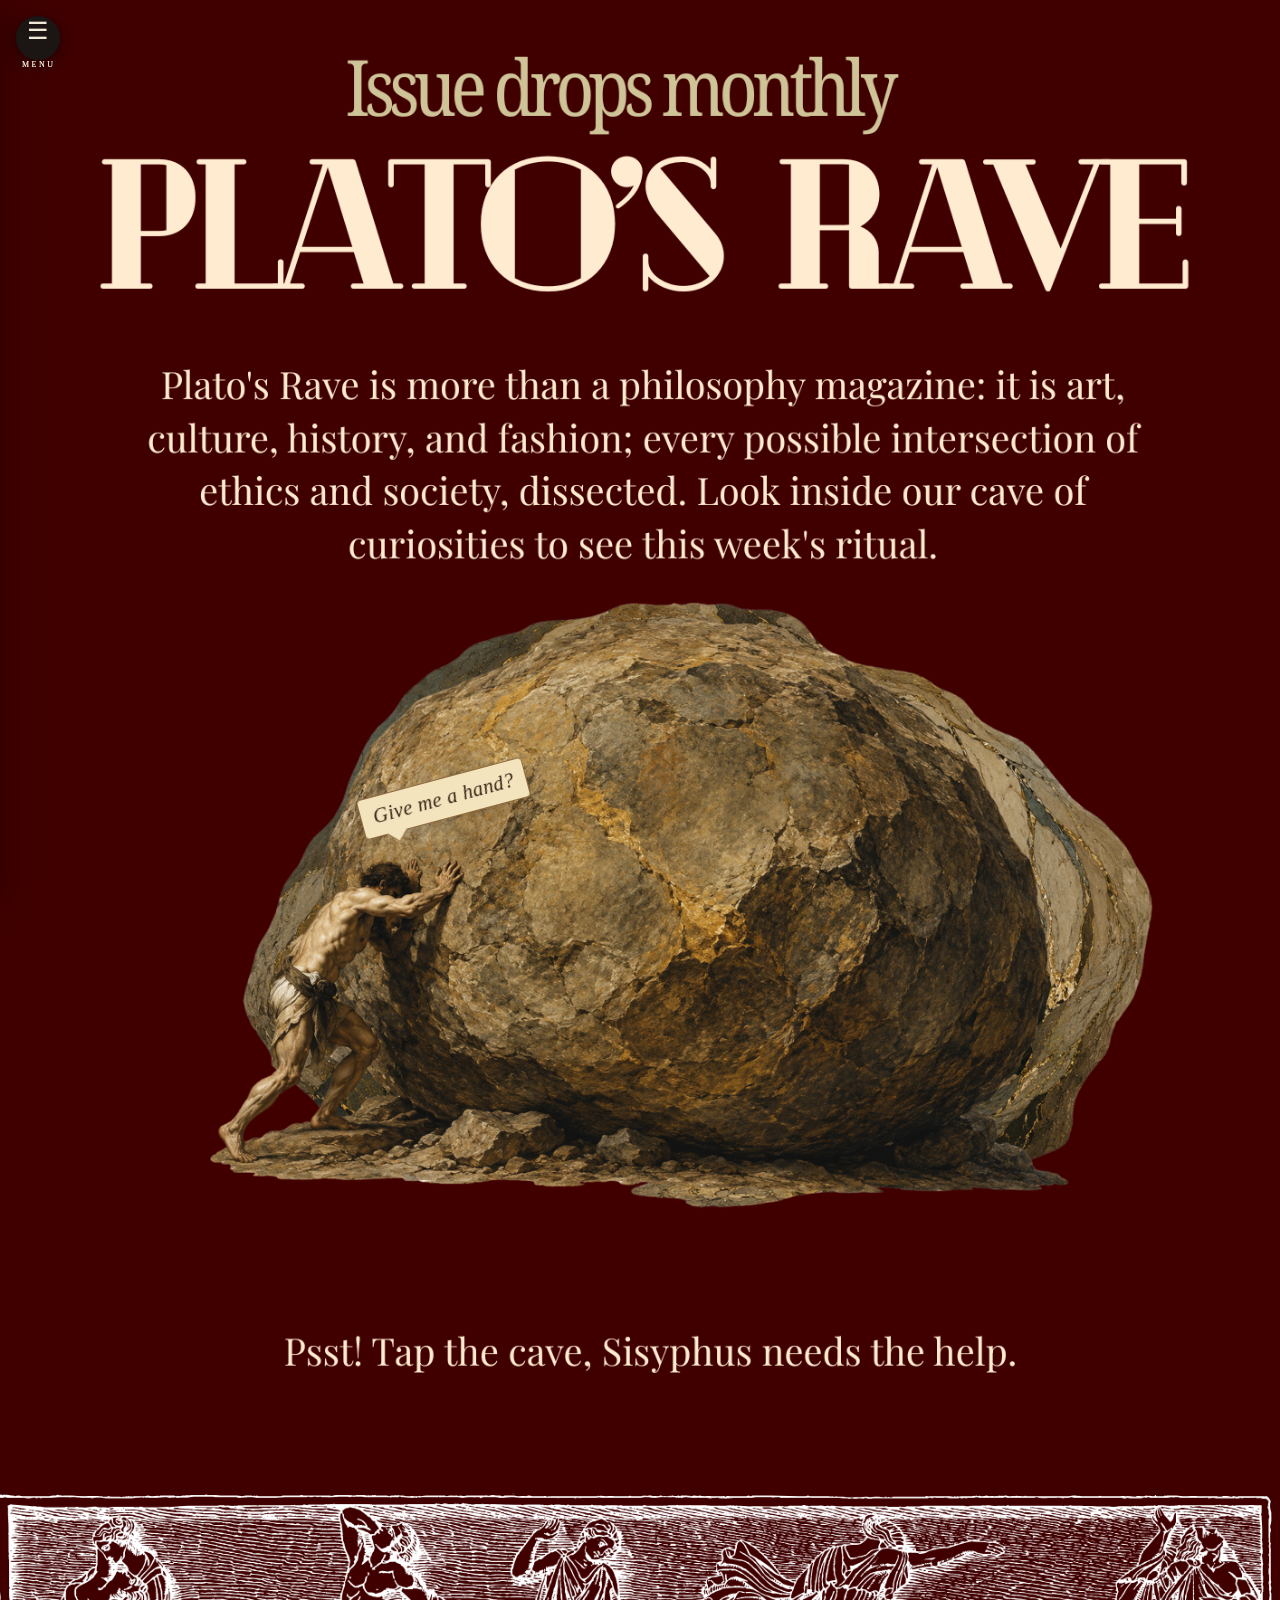
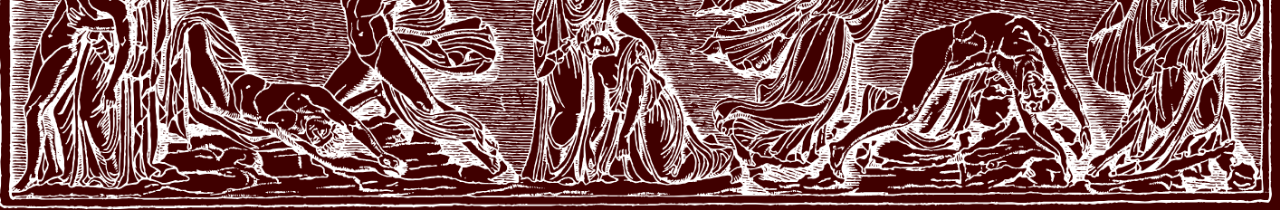
<file: index.html>
<!doctype html>
<html lang="en">
<head>
  <meta charset="utf-8" />
  <meta name="viewport" content="width=device-width, initial-scale=1, viewport-fit=cover" />
  <meta name="theme-color" content="#4b0004" />
  <title>Plato's Rave</title>
  <link rel="stylesheet" href="style.css" />
  <link rel="stylesheet" href="sidebar.css" />
</head>
<body class="has-sidebar">

<aside class="site-sidebar" aria-label="Main navigation">
  <div class="sidebar-title">PLATO'S <em>RAVE</em></div>
  <div class="sidebar-rule"></div>
  <p class="sidebar-tagline">a humanities and culture magazine</p>
  <nav class="sidebar-nav">
      <a href="index.html" class="active">Home</a>
      <a href="about.html">About</a>
      <a href="charities.html">Charities</a>
      <a href="edition.html">Latest Edition</a>
      <a href="archive.html">Archive</a>
      <a href="submit.html">Submit</a>
  </nav>
  <p class="sidebar-copyright">© 2026 Plato's Rave.</p>
</aside>

<div class="site-main">
  <main id="home" class="poster-shell" aria-label="Plato's Rave home page">
    <section id="poster" class="poster" aria-live="polite">
      <img class="poster-base" src="frame1.png" alt="Plato's Rave poster with Sisyphus pushing a boulder in front of a cave" draggable="false" />

      <div id="sceneWindow" class="scene-window" aria-hidden="true">
        <img id="scene2" class="scene-frame" src="frame2.png" alt="" draggable="false" />
        <img id="scene3" class="scene-frame" src="frame3.png" alt="" draggable="false" />
        <img id="scene4" class="scene-frame" src="frame4.png" alt="" draggable="false" />

        <div id="rave" class="rave" aria-hidden="true">
          <div class="rave-darken"></div>
          <div class="amber-depth"></div>
          <div class="colour-wash wash-a"></div>
          <div class="colour-wash wash-b"></div>
          <div class="haze haze-a"></div>
          <div class="haze haze-b"></div>
          <div class="laser laser-1"></div>
          <div class="laser laser-2"></div>
          <div class="laser laser-3"></div>
          <div class="strobe"></div>
        </div>

        <div id="dust" class="dust" aria-hidden="true">
          <i></i><i></i><i></i><i></i><i></i><i></i><i></i><i></i><i></i>
        </div>

        <!-- These four are ONLY cave extras. They are intentionally absent from the sidebar. -->
        <nav id="caveNav" class="cave-nav" aria-label="Cave extras">
          <a href="philosopher.html" style="--x:36%;--y:58%">Philosopher</a>
          <a href="music.html" style="--x:47%;--y:67%">Music</a>
          <a href="books.html" style="--x:59%;--y:58%">Books</a>
          <a href="fashion.html" style="--x:69%;--y:67%">Fashion</a>
        </nav>
      </div>

      <button id="pushButton" class="push-zone" type="button" aria-label="Help Sisyphus move the boulder"></button>
    </section>
  </main>
</div>

<script src="script.js"></script>
<script src="sidebar.js"></script>
<style>
#sisyphus-tip {
  position: absolute;
  left: 28%;
  top: 43%;
  z-index: 9999;

  background: #f3e4be;
  color: #3b2417;

  border: 1px solid #8e6a3d;
  border-radius: 4px;

  padding: 8px 12px;

  font-family: Georgia, "Times New Roman", serif;
  font-size: clamp(16px, 1.6vw, 23px);
  font-style: italic;
  letter-spacing: .02em;

  box-shadow: 0 3px 8px rgba(0,0,0,.16);

  pointer-events: none;

  opacity: 0;
  transform: rotate(-15deg) translateY(5px); 

  animation: showSisyphusTip .45s ease 1s forwards;
}

#sisyphus-tip::after {
  content: "";
  position: absolute;

  left: 24px;
  bottom: -8px;

  width: 14px;
  height: 14px;

  background: #f3e4be;

  border-right: 1px solid #8e6a3d;
  border-bottom: 1px solid #8e6a3d;

  transform: rotate(45deg);
}

@keyframes showSisyphusTip {
  to {
    opacity: 1;
    transform: rotate(-15deg) translateY(0);
  }
}

#sisyphus-tip.hide {
  opacity: 0;
  transform: translateY(-4px);
  transition: opacity .25s ease, transform .25s ease;
}
</style>

<script>
window.addEventListener("load", function () {

  const poster = document.getElementById("poster");
  const button = document.getElementById("pushButton");

  if (!poster || !button) return;

  poster.style.position = "relative";

  const tip = document.createElement("div");

  tip.id = "sisyphus-tip";
  tip.textContent = "Give me a hand?";

  poster.appendChild(tip);

  button.addEventListener("click", function () {

    tip.classList.add("hide");

    setTimeout(function () {
      tip.remove();
    }, 300);

  }, { once: true });

});
</script>

<script src="sidebar.js?v=2"></script>
  
</body>
</html>
</file>
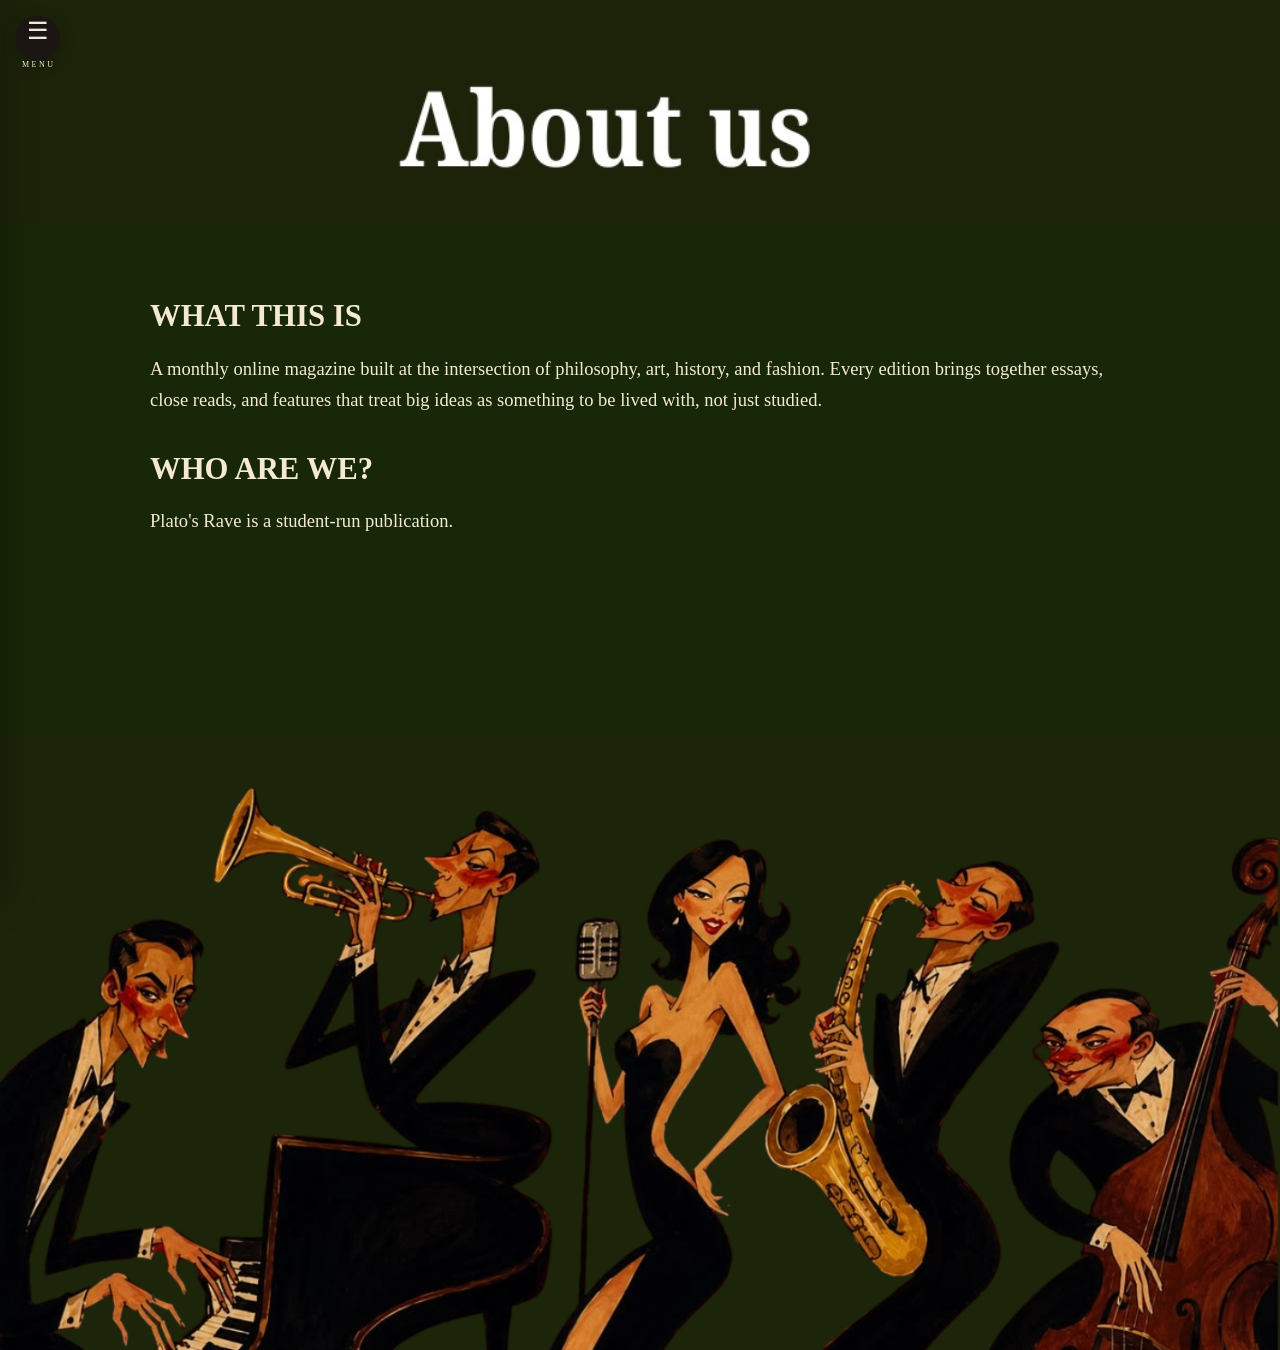
<file: about.html>
<!doctype html>
<html lang="en"><head>
<meta charset="utf-8"><meta name="viewport" content="width=device-width,initial-scale=1">
<title>About — Plato's Rave</title>
<link rel="stylesheet" href="sidebar.css"><link rel="stylesheet" href="designed-pages.css">
</head><body class="has-sidebar">
<aside class="site-sidebar" aria-label="Main navigation">
  <div class="sidebar-title">PLATO'S <em>RAVE</em></div>
  <div class="sidebar-rule"></div>
  <p class="sidebar-tagline">a humanities and culture magazine</p>
  <nav class="sidebar-nav">
    <a href="index.html">Home</a>
    <a href="about.html" class="active">About</a>
    <a href="charities.html">Charities</a>
    <a href="edition.html">Latest Edition</a>
    <a href="archive.html">Archive</a>
    <a href="submit.html">Submit</a>
  </nav>
  <p class="sidebar-copyright">© 2026 Plato's Rave.</p>
</aside>
<div class="site-main">
<main class="design-page" style="--page-bg:#172707;--page-text:#f4ead3;">
<img class="design-piece" src="about-top.png" alt="About us">
<section class="expandable-content">
  <!-- Everything in this section is editable and the page expands automatically. -->
  <h3>WHAT THIS IS</h3>
  <p>A monthly online magazine built at the intersection of philosophy, art, history, and fashion. Every edition brings together essays, close reads, and features that treat big ideas as something to be lived with, not just studied.</p>
  <h3>WHO ARE WE?</h3>
  <p>Plato's Rave is a student-run publication.</p>

  <!-- Example for something that should open another page:
  <a class="content-link" href="team.html">
    <h3>Meet the team</h3>
    <p>Click this whole block to open another page.</p>
  </a>
  -->
</section>
<img class="design-piece" src="about-bottom.png" alt="">
</main></div>
<script src="sidebar.js?v=2"></script>
</body>
</html>
</file>
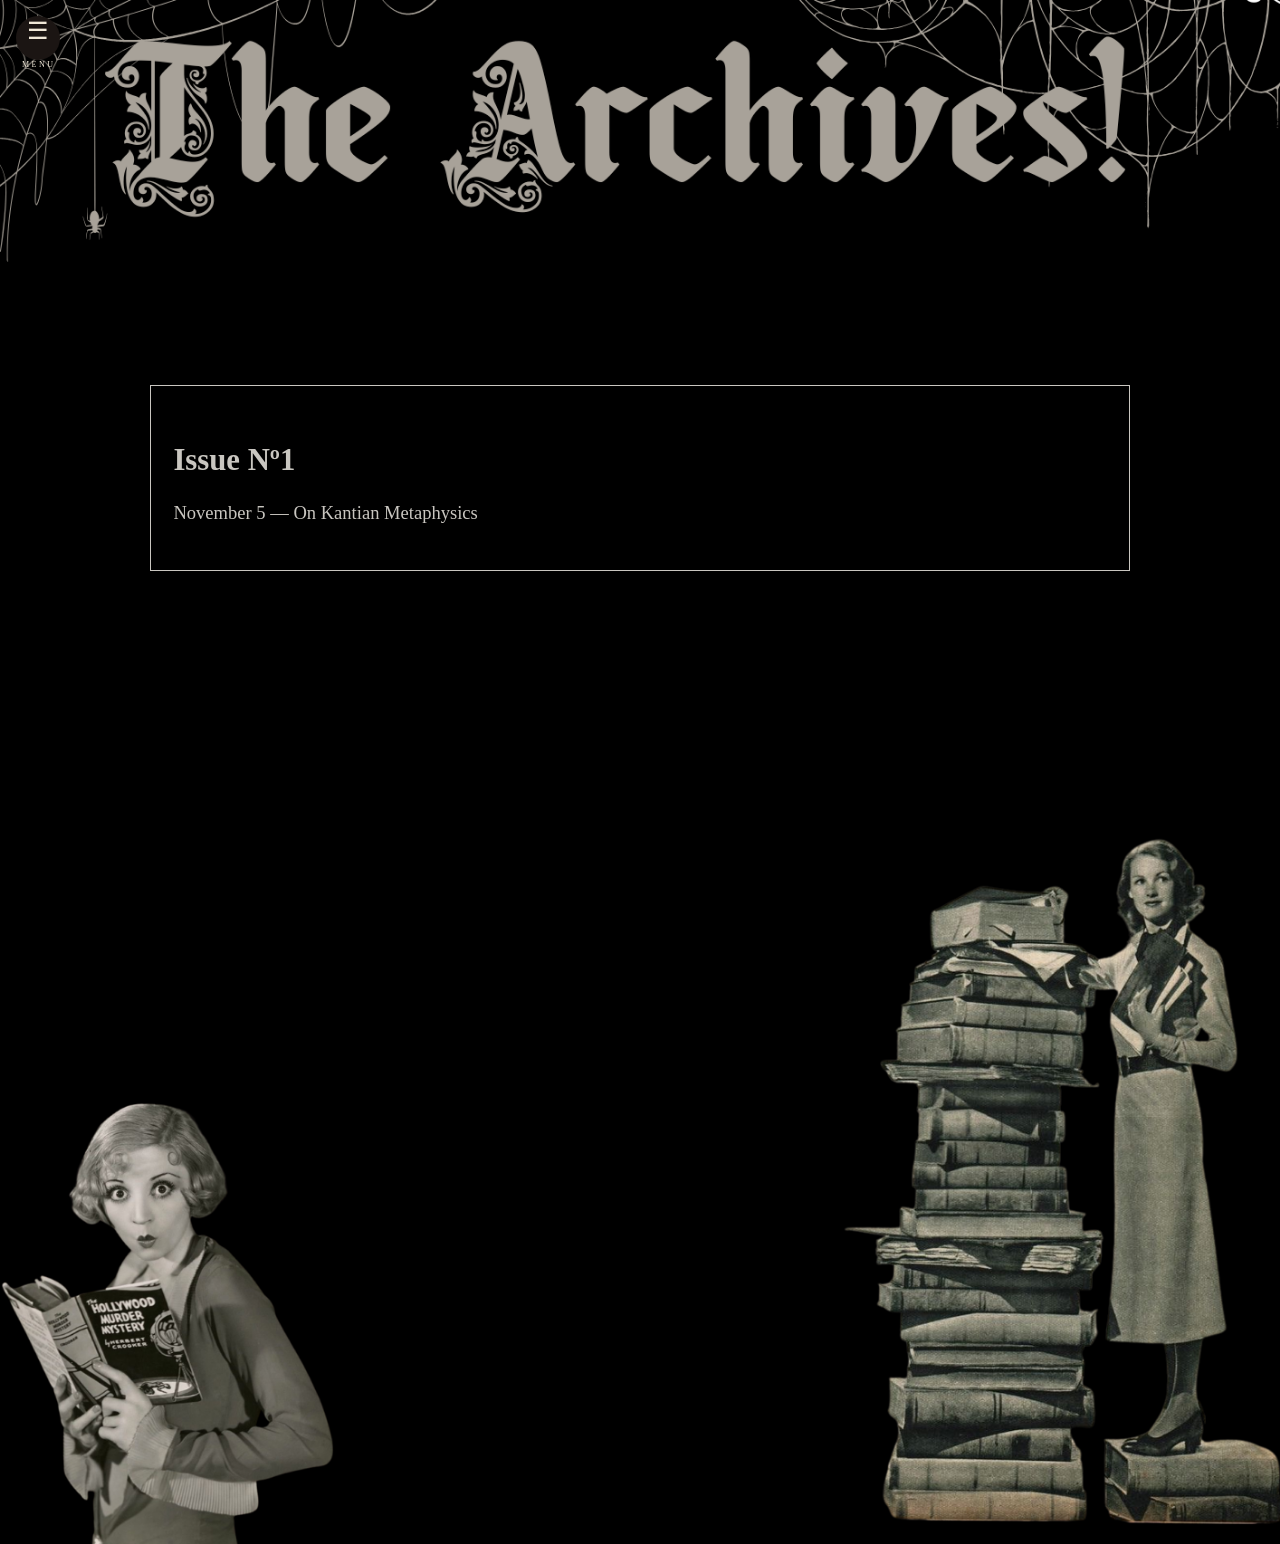
<file: archive.html>
<!doctype html>
<html lang="en"><head>
<meta charset="utf-8"><meta name="viewport" content="width=device-width,initial-scale=1">
<title>Archive — Plato's Rave</title>
<link rel="stylesheet" href="sidebar.css"><link rel="stylesheet" href="designed-pages.css">
</head><body class="has-sidebar">
<aside class="site-sidebar" aria-label="Main navigation">
  <div class="sidebar-title">PLATO'S <em>RAVE</em></div>
  <div class="sidebar-rule"></div>
  <p class="sidebar-tagline">a philosophy magazine</p>
  <nav class="sidebar-nav">
    <a href="index.html">Home</a>
    <a href="about.html">About</a>
    <a href="charities.html">Charities</a>
    <a href="edition.html">Latest Edition</a>
    <a href="archive.html" class="active">Archive</a>
    <a href="submit.html">Submit</a>
  </nav>
  <p class="sidebar-copyright">© 2026 Plato's Rave.</p>
</aside>
<div class="site-main">
<main class="design-page" style="--page-bg:#000;--page-text:#c9c6c0;">
<img class="design-piece" src="archive-top.png" alt="The Archives">
<section class="expandable-content">
  <!-- Duplicate this link block for every old issue. -->
  <a class="content-link" href="issue-1.html">
    <h3>Issue Nº1</h3>
    <p>November 5 — On Kantian Metaphysics</p>
  </a>
</section>
<img class="design-piece" src="archive-bottom.png" alt="">
</main></div>
<script src="sidebar.js?v=2"></script>
</body>
</html>
</file>
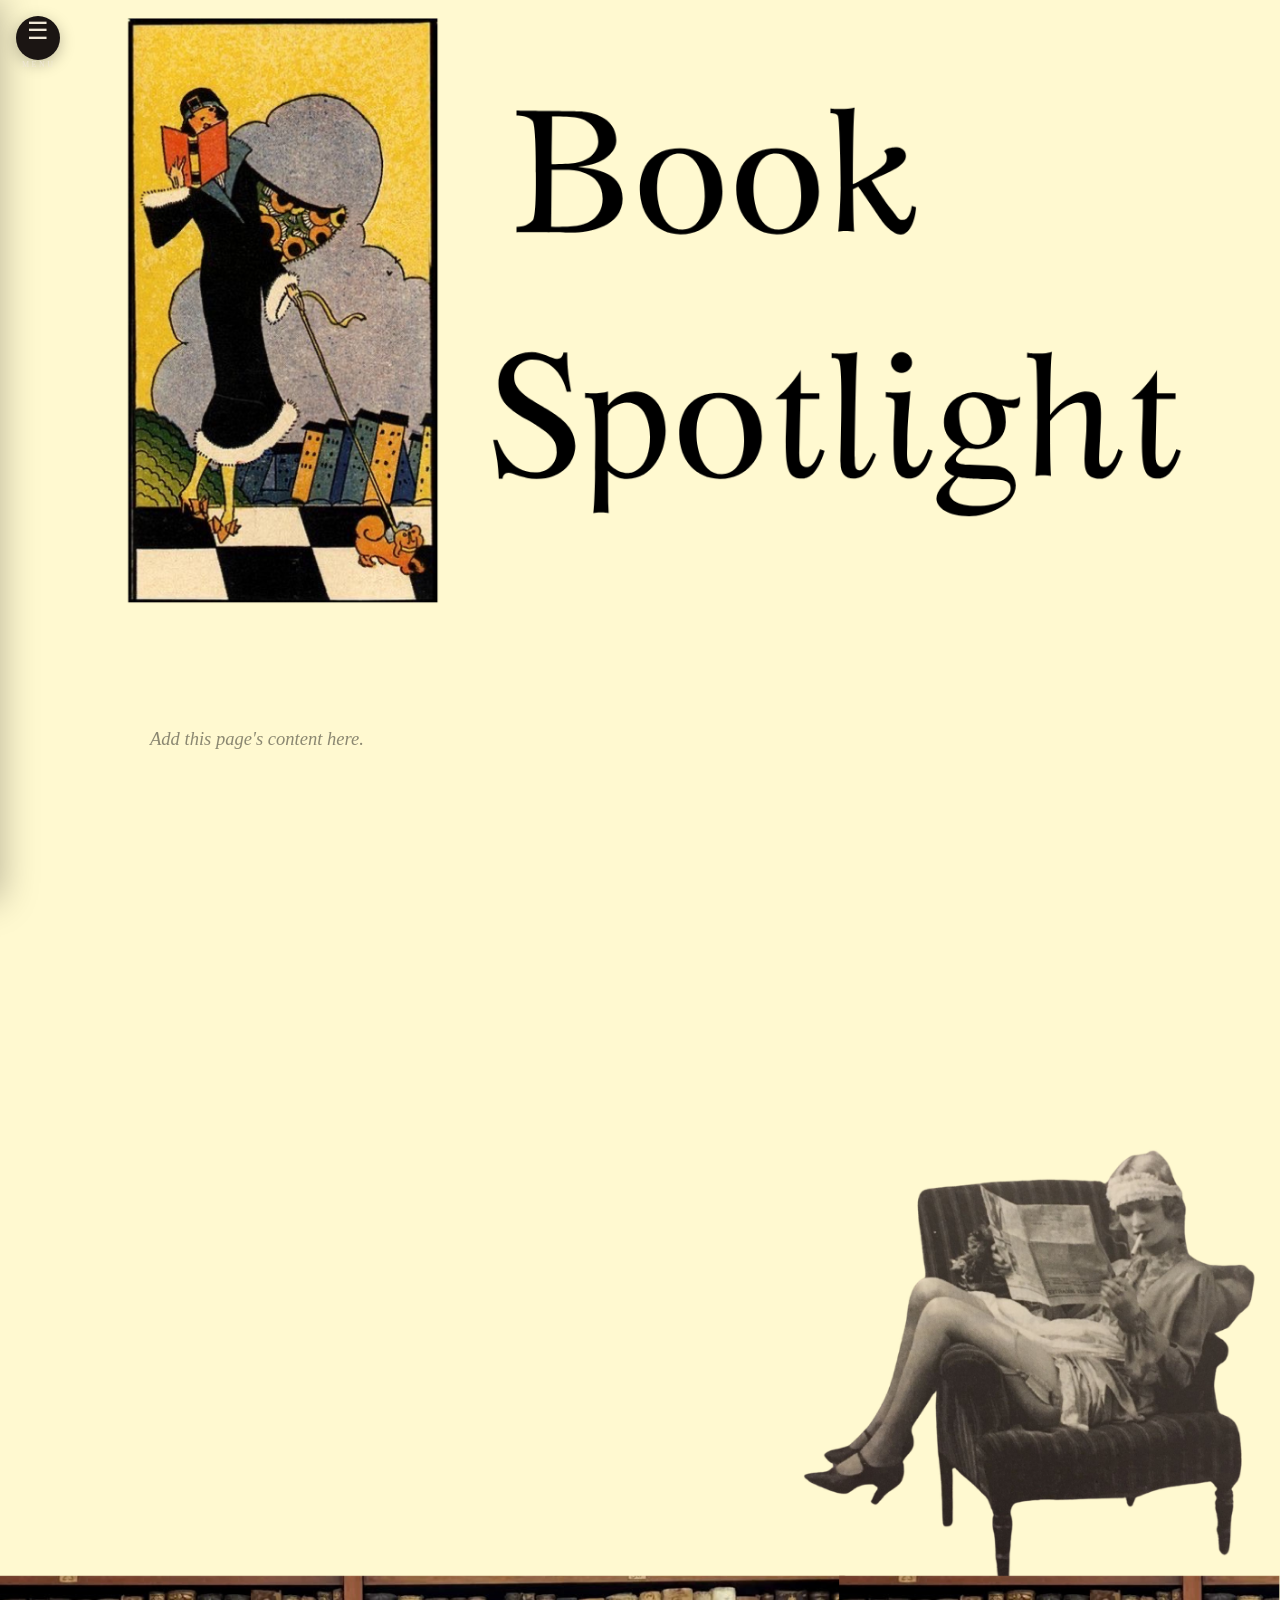
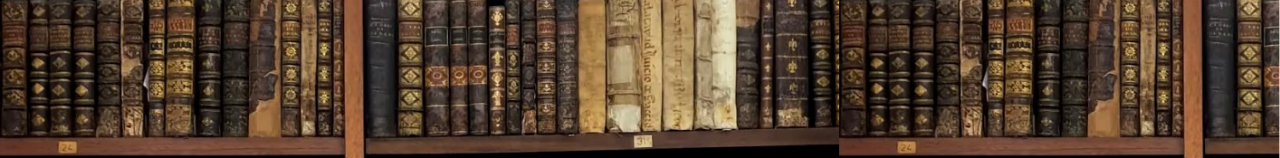
<file: books.html>
<!doctype html>
<html lang="en">
<head>
  <meta charset="utf-8">
  <meta name="viewport" content="width=device-width, initial-scale=1">
  <title>Book Spotlight — Plato's Rave</title>
  <link rel="stylesheet" href="sidebar.css">
  <link rel="stylesheet" href="section-pages.css">
</head>
<body class="has-sidebar" style="background:#fff9d0">

<aside class="site-sidebar" aria-label="Main navigation">
  <div class="sidebar-title">PLATO'S <em>RAVE</em></div>
  <div class="sidebar-rule"></div>
  <p class="sidebar-tagline">a humanities and culture magazine</p>
  <nav class="sidebar-nav">
      <a href="index.html">Home</a>
      <a href="about.html">About</a>
      <a href="charities.html">Charities</a>
      <a href="edition.html">Latest Edition</a>
      <a href="archive.html">Archive</a>
      <a href="submit.html">Submit</a>
  </nav>
  <p class="sidebar-copyright">© 2026 Plato's Rave.</p>
</aside>

<div class="site-main">
  <main class="poster-page" style="--page-bg:#fff9d0">
    <img class="poster-piece" src="books-top.png" alt="Book Spotlight">

    <article class="article-content">
      <!-- ADD AS MUCH CONTENT AS YOU WANT HERE.
           This middle expands automatically.
           The exact bottom poster artwork stays below everything. -->
      <p class="placeholder-note">Add this page's content here.</p>
    </article>

    <img class="poster-piece" src="books-bottom.png" alt="">
  </main>
</div>
<script src="sidebar.js?v=2"></script>
</body>
</html>
</file>
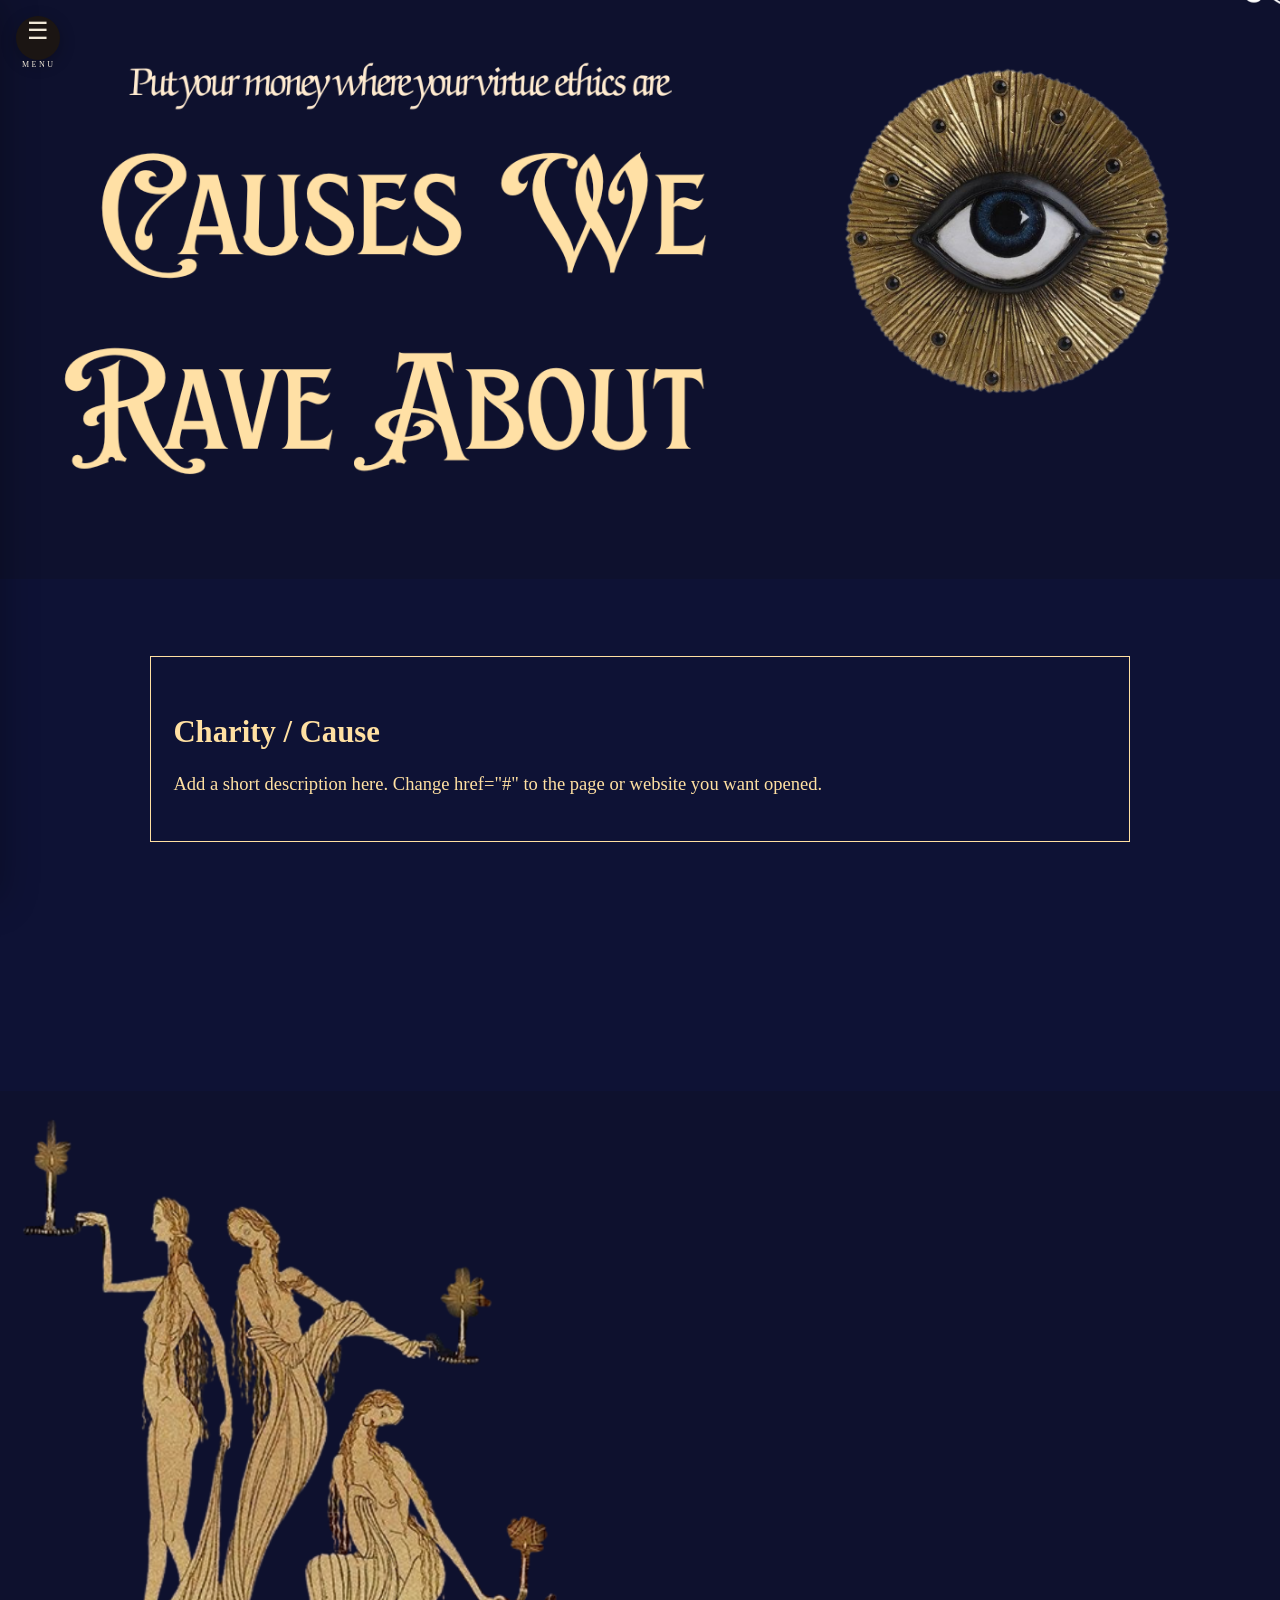
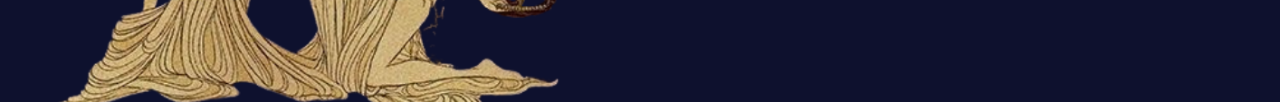
<file: charities.html>
<!doctype html>
<html lang="en"><head>
<meta charset="utf-8"><meta name="viewport" content="width=device-width,initial-scale=1">
<title>Charities — Plato's Rave</title>
<link rel="stylesheet" href="sidebar.css"><link rel="stylesheet" href="designed-pages.css">
</head><body class="has-sidebar">
<aside class="site-sidebar" aria-label="Main navigation">
  <div class="sidebar-title">PLATO'S <em>RAVE</em></div>
  <div class="sidebar-rule"></div>
  <p class="sidebar-tagline">a humanities and culture magazine</p>
  <nav class="sidebar-nav">
    <a href="index.html">Home</a>
    <a href="about.html">About</a>
    <a href="charities.html" class="active">Charities</a>
    <a href="edition.html">Latest Edition</a>
    <a href="archive.html">Archive</a>
    <a href="submit.html">Submit</a>
  </nav>
  <p class="sidebar-copyright">© 2026 Plato's Rave.</p>
</aside>
<div class="site-main">
<main class="design-page" style="--page-bg:#0e1235;--page-text:#ffe0a2;">
<img class="design-piece" src="charities-top.png" alt="Causes We Rave About">
<section class="expandable-content">
  <!-- Add  charities  -->
  <a class="content-link" href="#">
    <h3>Charity / Cause</h3>
    <p>Add a short description here. Change href="#" to the page or website you want opened.</p>
  </a>
</section>
<img class="design-piece" src="charities-bottom.png" alt="">
</main></div>
<script src="sidebar.js?v=2"></script>
</body>
</html>
</file>
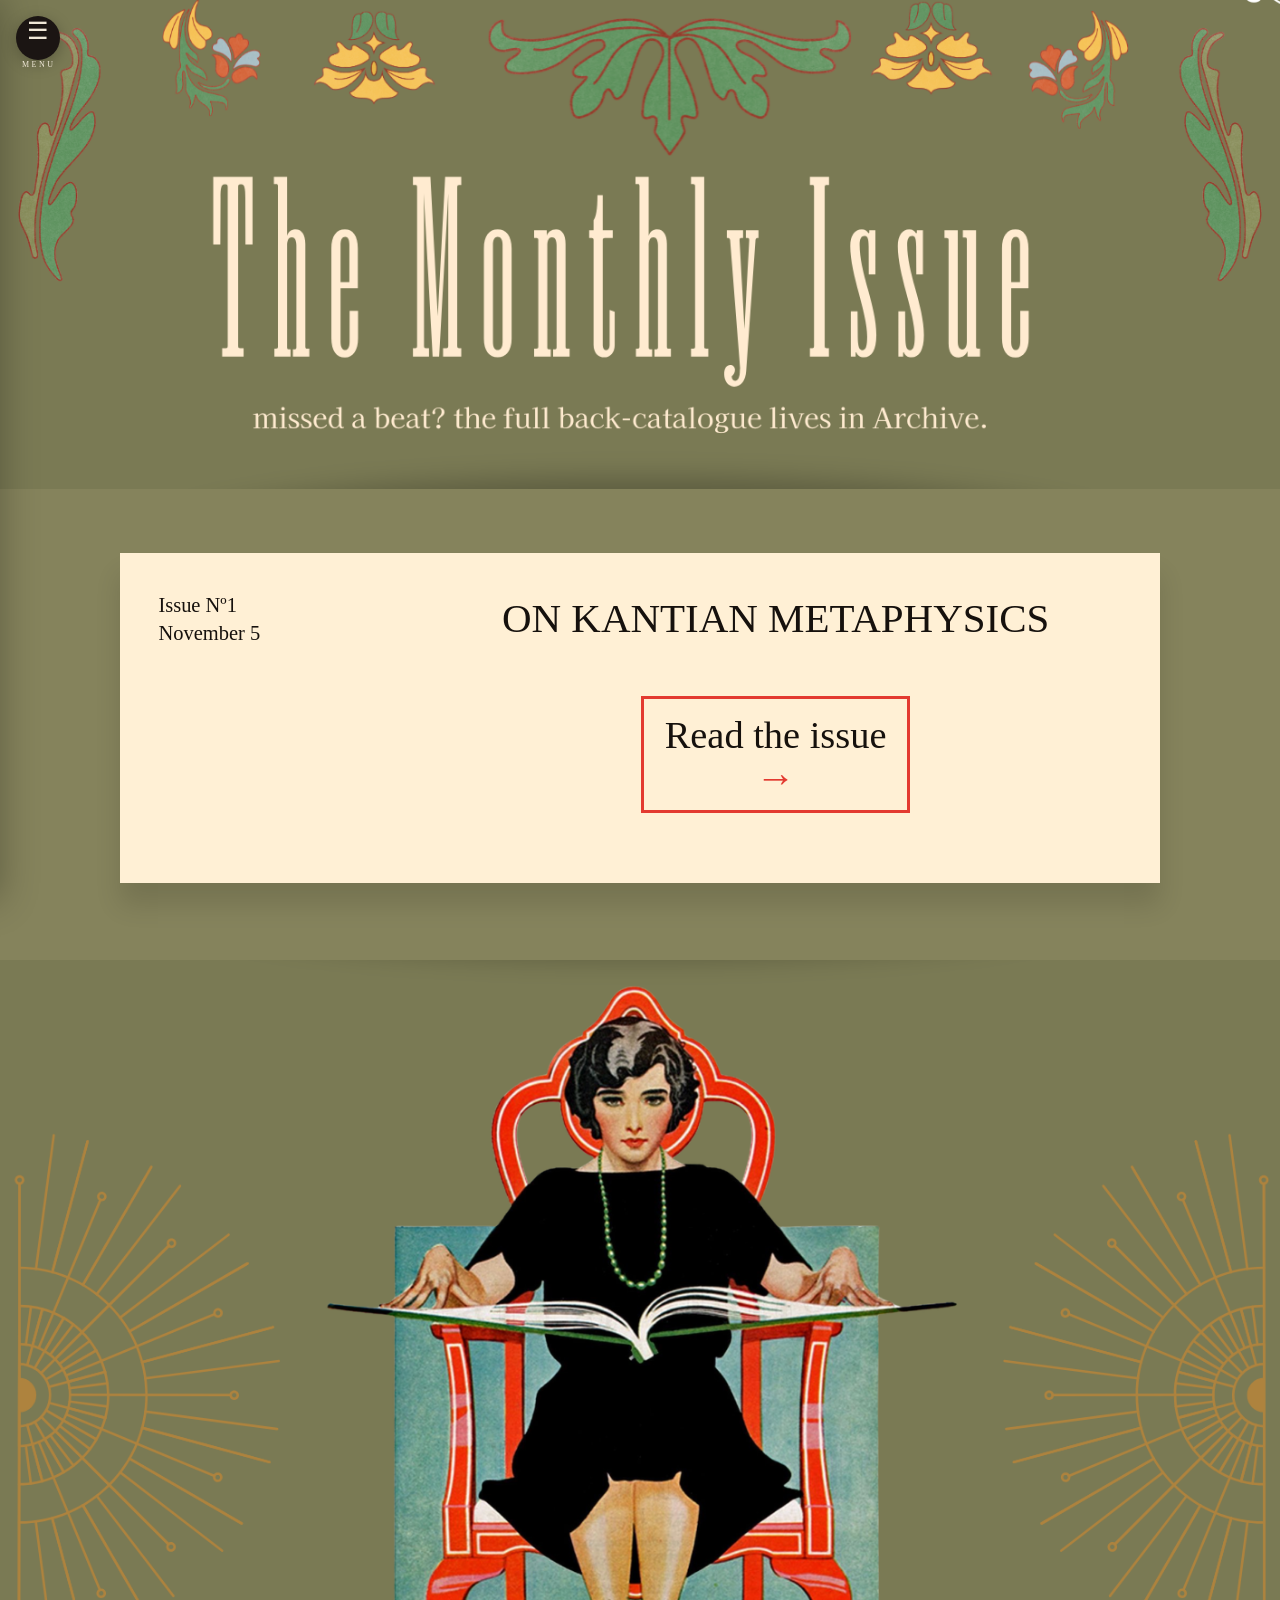
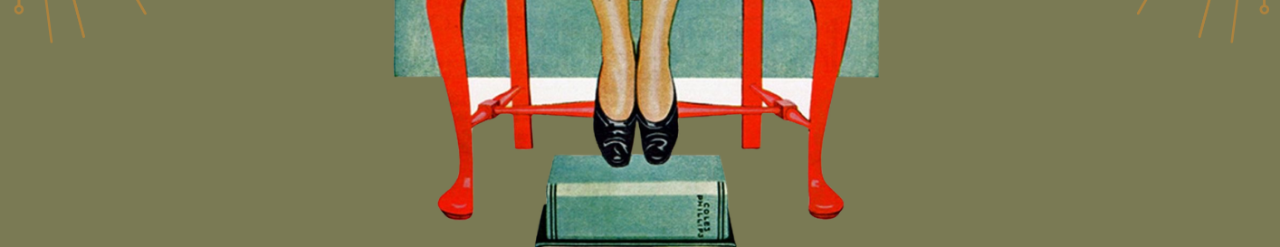
<file: edition.html>
<!doctype html>
<html lang="en"><head>
<meta charset="utf-8"><meta name="viewport" content="width=device-width,initial-scale=1">
<title>Latest Edition — Plato's Rave</title>
<link rel="stylesheet" href="sidebar.css"><link rel="stylesheet" href="designed-pages.css">
</head><body class="has-sidebar">
<aside class="site-sidebar" aria-label="Main navigation">
  <div class="sidebar-title">PLATO'S <em>RAVE</em></div>
  <div class="sidebar-rule"></div>
  <p class="sidebar-tagline">a humanities and culture magazine</p>
  <nav class="sidebar-nav">
    <a href="index.html">Home</a>
    <a href="about.html">About</a>
    <a href="charities.html">Charities</a>
    <a href="edition.html" class="active">Latest Edition</a>
    <a href="archive.html">Archive</a>
    <a href="submit.html">Submit</a>
  </nav>
  <p class="sidebar-copyright">© 2026 Plato's Rave.</p>
</aside>
<div class="site-main">
<main class="design-page" style="--page-bg:#85835c;--page-text:#fff0d5;">
<img class="design-piece" src="edition-top.png" alt="The Monthly Issue">
<section class="issue-editor">
  <div class="issue-card">
    <div class="issue-meta">
      <!-- EDIT THESE VALUES DIRECTLY IN GITHUB whenever a new issue drops. -->
      <input aria-label="Issue number" value="Issue Nº1">
      <input aria-label="Issue date" value="November 5">
    </div>
    <div class="issue-title">
      <!-- EDIT THIS VALUE DIRECTLY IN GITHUB. -->
      <input aria-label="Issue title" value="ON KANTIAN METAPHYSICS">
      <a class="read-issue" href="issue-1.html">Read the issue <span class="arrow">→</span></a>
    </div>
  </div>
</section>
<img class="design-piece" src="edition-bottom.png" alt="">
</main></div>
  <script src="sidebar.js?v=2"></script>
</body>
</html>
</file>
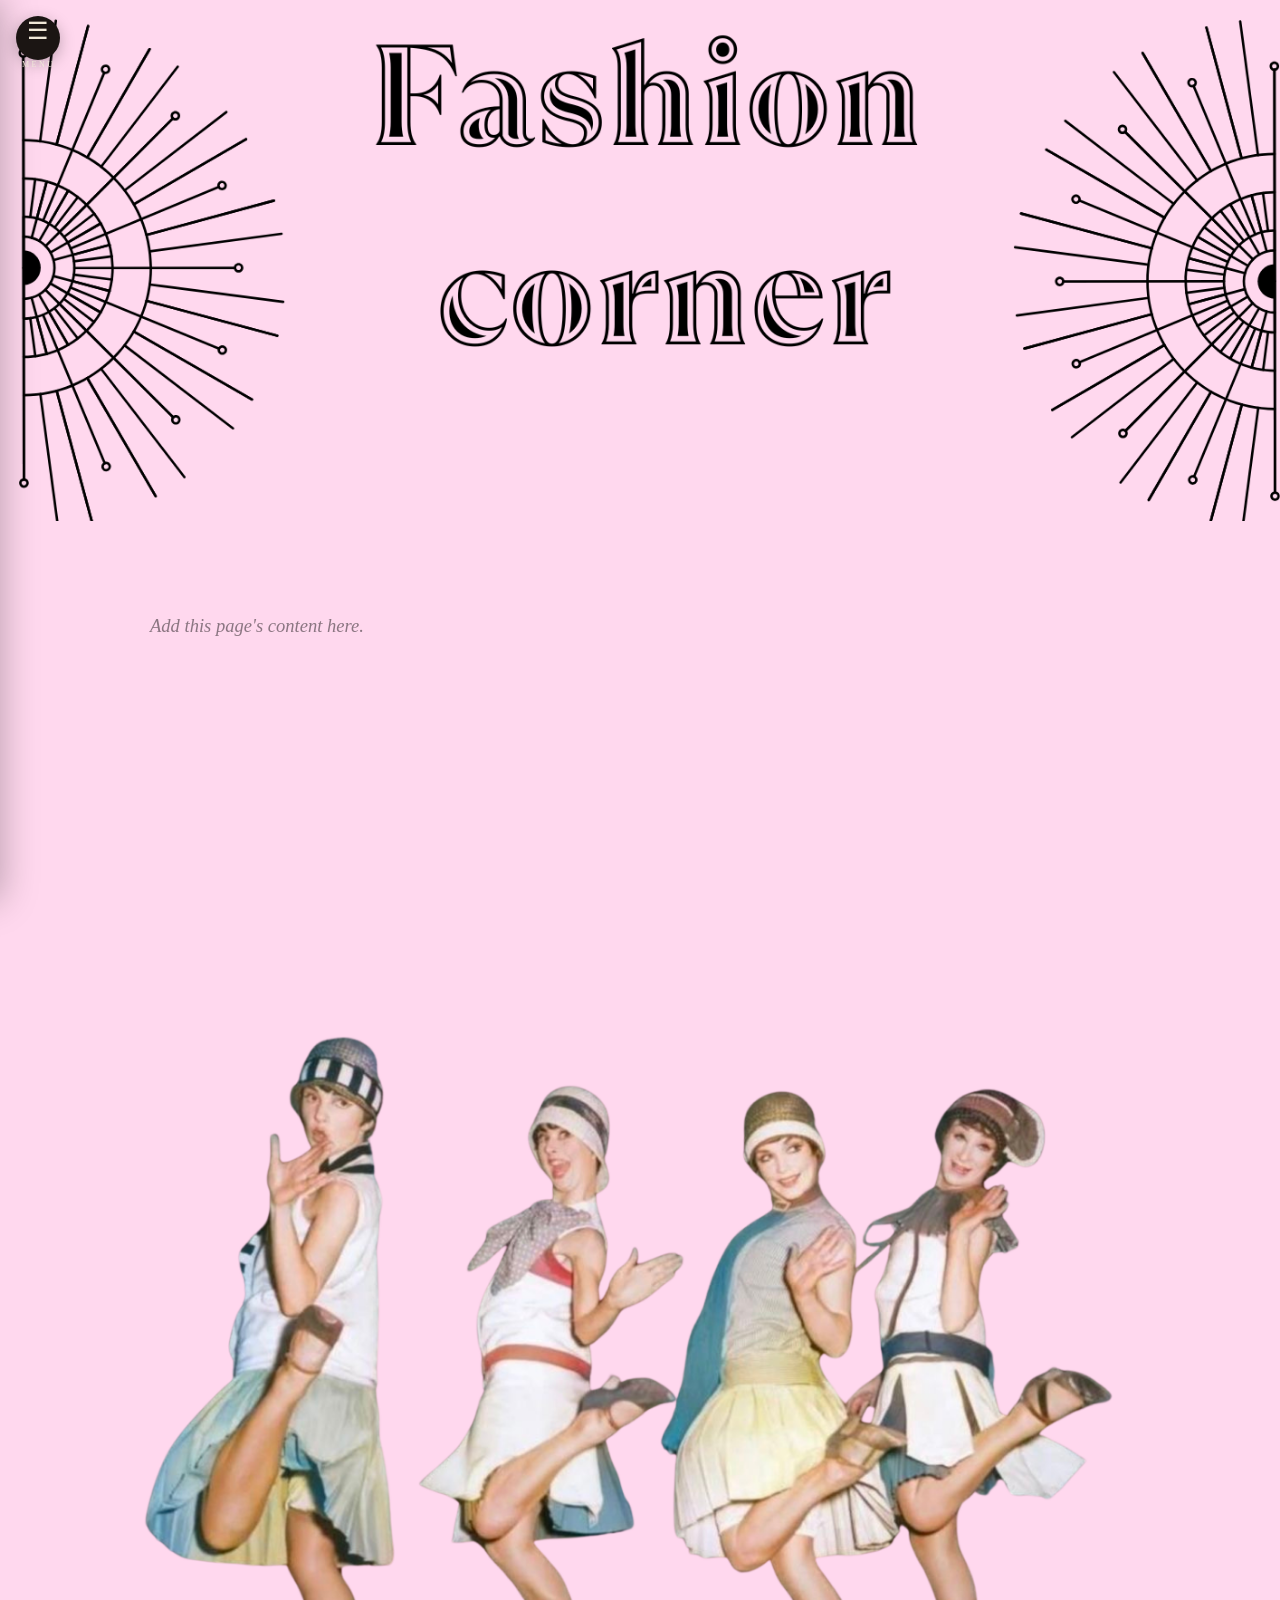
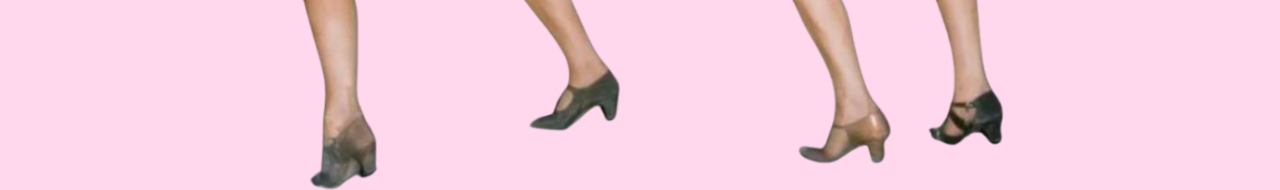
<file: fashion.html>
<!doctype html>
<html lang="en">
<head>
  <meta charset="utf-8">
  <meta name="viewport" content="width=device-width, initial-scale=1">
  <title>Fashion Corner — Plato's Rave</title>
  <link rel="stylesheet" href="sidebar.css">
  <link rel="stylesheet" href="section-pages.css">
</head>
<body class="has-sidebar" style="background:#ffd8ee">

<aside class="site-sidebar" aria-label="Main navigation">
  <div class="sidebar-title">PLATO'S <em>RAVE</em></div>
  <div class="sidebar-rule"></div>
  <p class="sidebar-tagline">a humanities and culture magazine</p>
  <nav class="sidebar-nav">
      <a href="index.html">Home</a>
      <a href="about.html">About</a>
      <a href="charities.html">Charities</a>
      <a href="edition.html">Latest Edition</a>
      <a href="archive.html">Archive</a>
      <a href="submit.html">Submit</a>
  </nav>
  <p class="sidebar-copyright">© 2026 Plato's Rave.</p>
</aside>

<div class="site-main">
  <main class="poster-page" style="--page-bg:#ffd8ee">
    <img class="poster-piece" src="fashion-top.png" alt="Fashion Corner">

    <article class="article-content">
      <!-- ADD AS MUCH CONTENT AS YOU WANT HERE.
           This middle expands automatically.
           The exact bottom poster artwork stays below everything. -->
      <p class="placeholder-note">Add this page's content here.</p>
    </article>

    <img class="poster-piece" src="fashion-bottom.png" alt="">
  </main>
</div>
<script src="sidebar.js?v=2"></script>
</body>
</html>
</file>
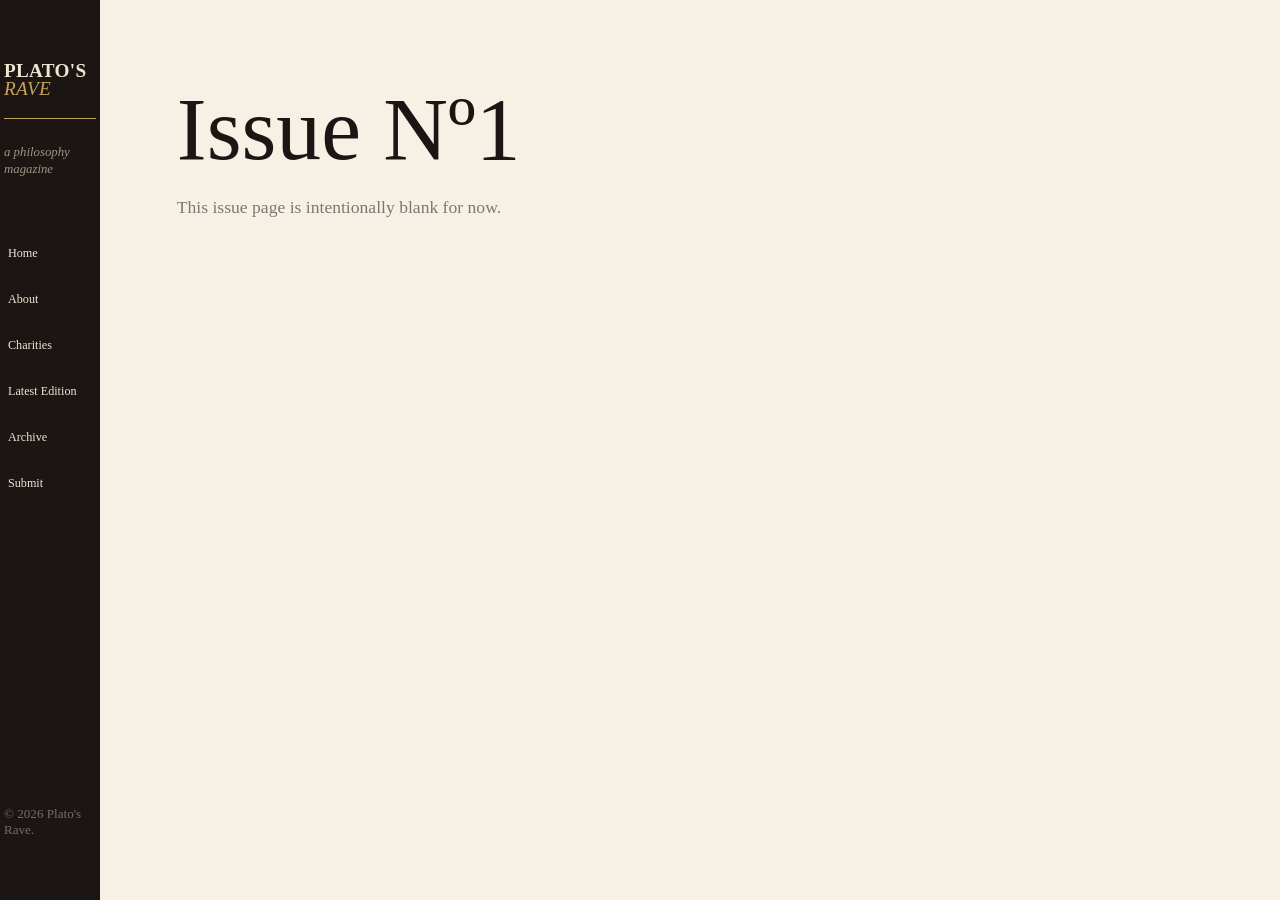
<file: issue-1.html>
<!doctype html>
<html lang="en"><head>
<meta charset="utf-8"><meta name="viewport" content="width=device-width,initial-scale=1">
<title>Issue Nº1 — Plato's Rave</title>
<link rel="stylesheet" href="sidebar.css"><link rel="stylesheet" href="designed-pages.css">
</head><body class="has-sidebar">
<aside class="site-sidebar" aria-label="Main navigation">
  <div class="sidebar-title">PLATO'S <em>RAVE</em></div>
  <div class="sidebar-rule"></div>
  <p class="sidebar-tagline">a philosophy magazine</p>
  <nav class="sidebar-nav">
    <a href="index.html">Home</a>
    <a href="about.html">About</a>
    <a href="charities.html">Charities</a>
    <a href="edition.html">Latest Edition</a>
    <a href="archive.html">Archive</a>
    <a href="submit.html">Submit</a>
  </nav>
  <p class="sidebar-copyright">© 2026 Plato's Rave.</p>
</aside>
<div class="site-main">
<main class="blank-issue">
  <h1>Issue Nº1</h1>
  <p>This issue page is intentionally blank for now.</p>
  <!-- Put the actual academic issue here later. -->
</main>
</div></body></html>
</file>
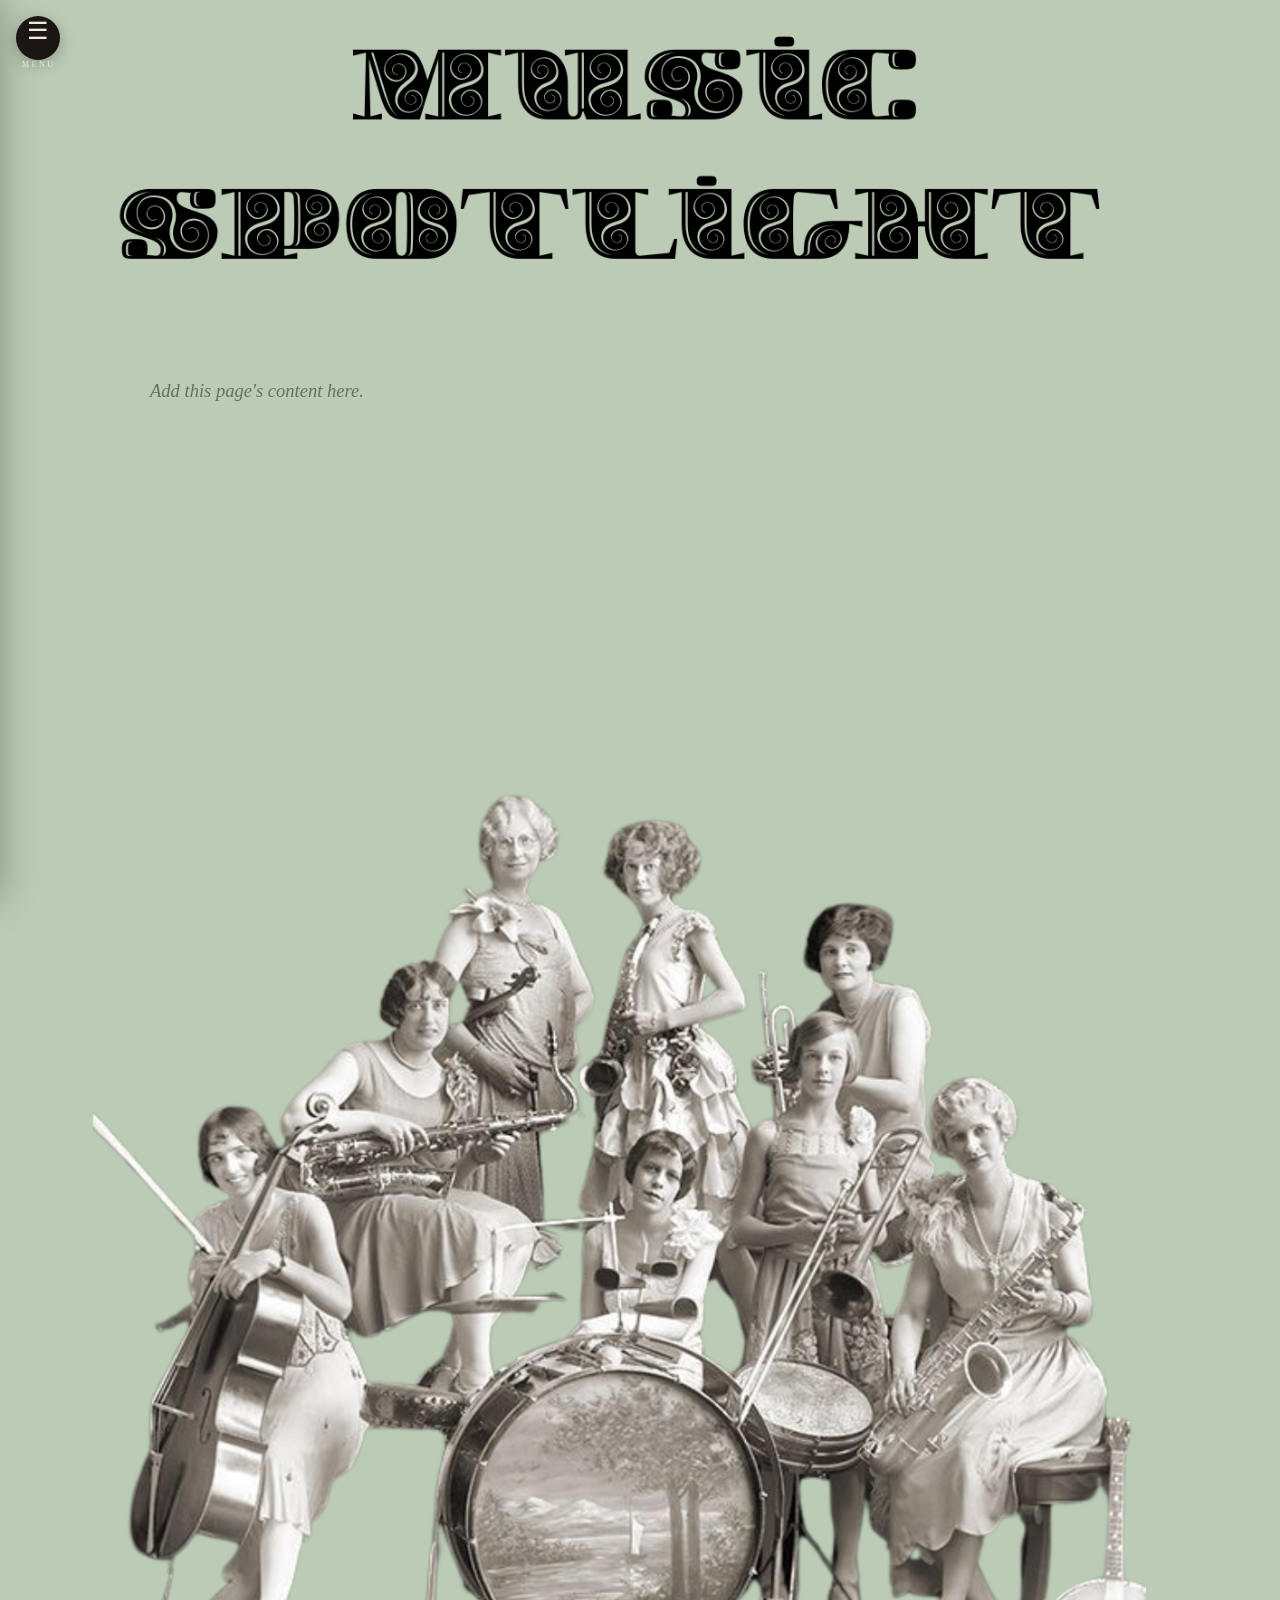
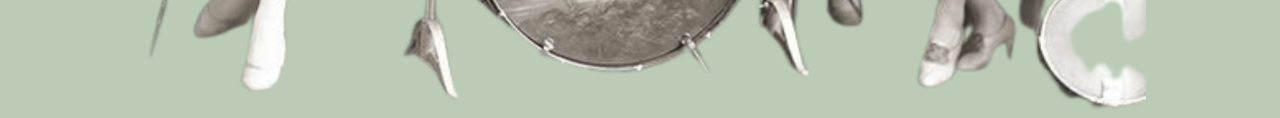
<file: music.html>
<!doctype html>
<html lang="en">
<head>
  <meta charset="utf-8">
  <meta name="viewport" content="width=device-width, initial-scale=1">
  <title>Music Spotlight — Plato's Rave</title>
  <link rel="stylesheet" href="sidebar.css">
  <link rel="stylesheet" href="section-pages.css">
</head>
<body class="has-sidebar" style="background:#bbcbb6">

<aside class="site-sidebar" aria-label="Main navigation">
  <div class="sidebar-title">PLATO'S <em>RAVE</em></div>
  <div class="sidebar-rule"></div>
  <p class="sidebar-tagline">a humanities and culture magazine</p>
  <nav class="sidebar-nav">
      <a href="index.html">Home</a>
      <a href="about.html">About</a>
      <a href="charities.html">Charities</a>
      <a href="edition.html">Latest Edition</a>
      <a href="archive.html">Archive</a>
      <a href="submit.html">Submit</a>
  </nav>
  <p class="sidebar-copyright">© 2026 Plato's Rave.</p>
</aside>

<div class="site-main">
  <main class="poster-page" style="--page-bg:#bbcbb6">
    <img class="poster-piece" src="music-top.png" alt="Music Spotlight">

    <article class="article-content">
      <!-- ADD AS MUCH CONTENT AS YOU WANT HERE.
           This middle expands automatically.
           The exact bottom poster artwork stays below everything. -->
      <p class="placeholder-note">Add this page's content here.</p>
    </article>

    <img class="poster-piece" src="music-bottom.png" alt="">
  </main>
</div>
<script src="sidebar.js?v=2"></script>
</body>
</html>
</file>
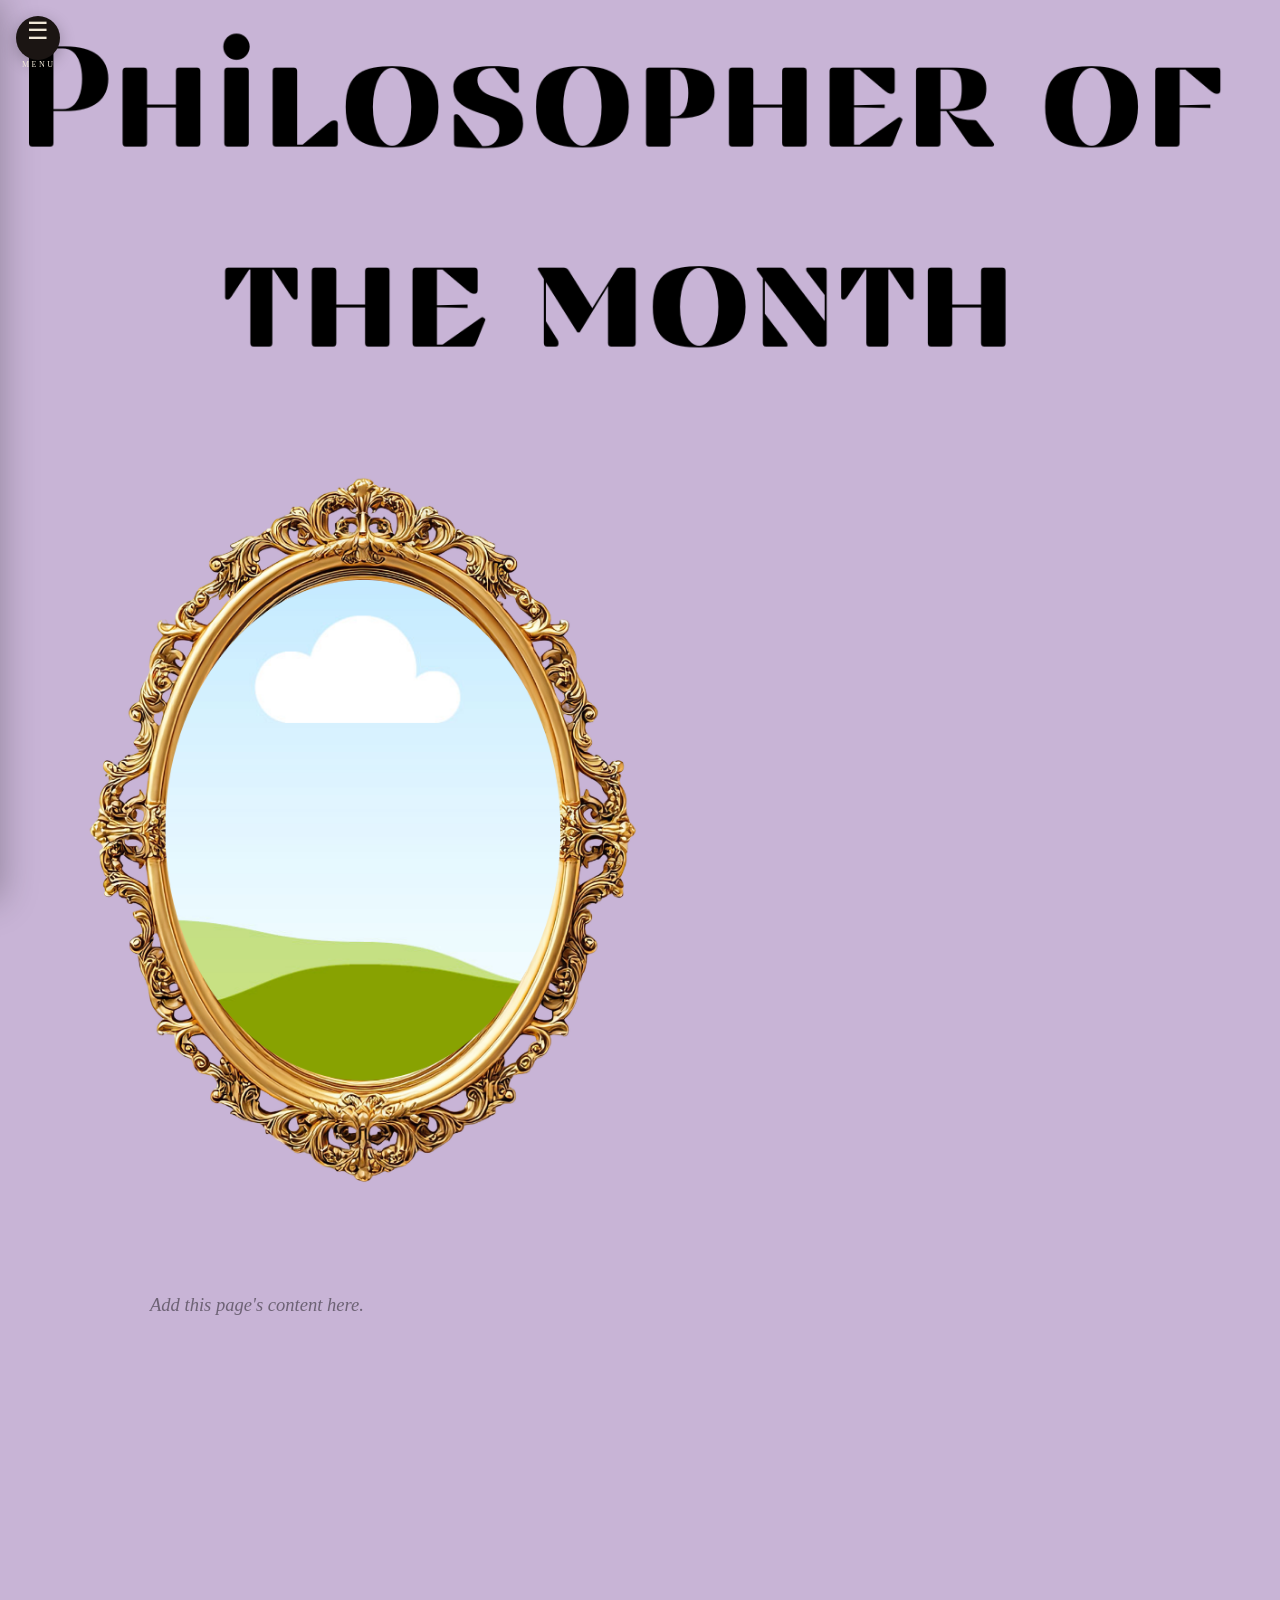
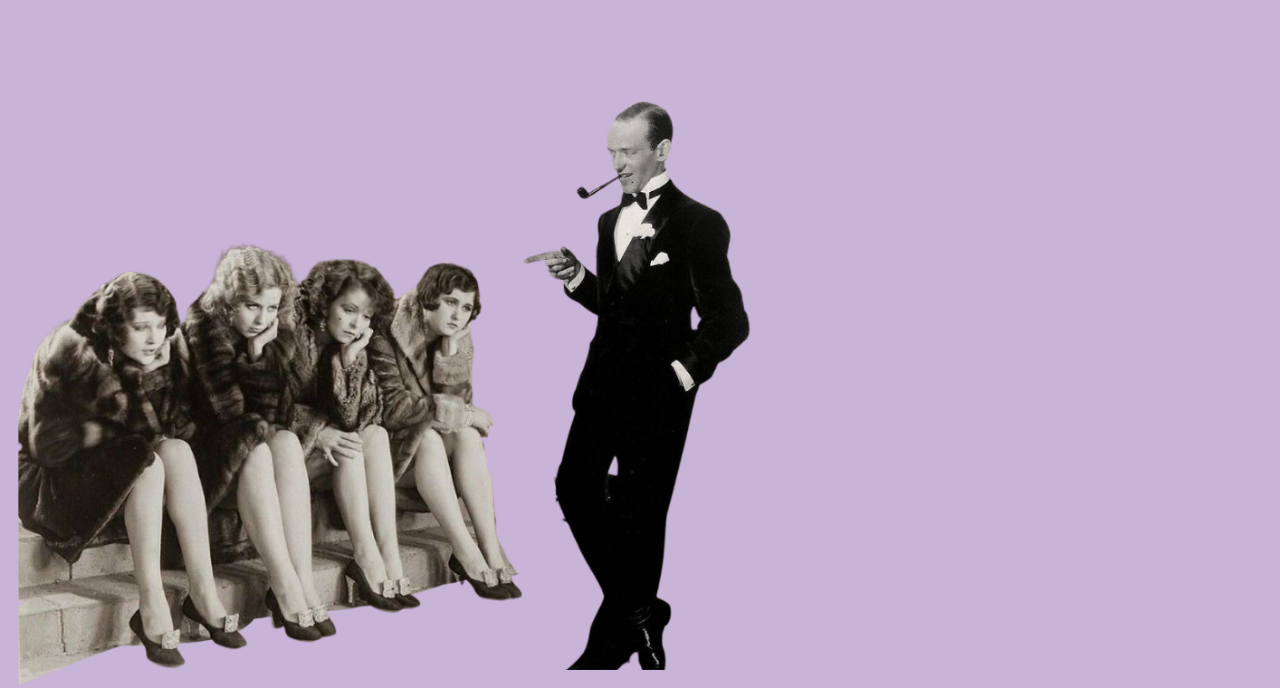
<file: philosopher.html>
<!doctype html>
<html lang="en">
<head>
  <meta charset="utf-8">
  <meta name="viewport" content="width=device-width, initial-scale=1">
  <title>Philosopher of the Month — Plato's Rave</title>
  <link rel="stylesheet" href="sidebar.css">
  <link rel="stylesheet" href="section-pages.css">
</head>
<body class="has-sidebar" style="background:#c8b4d6">

<aside class="site-sidebar" aria-label="Main navigation">
  <div class="sidebar-title">PLATO'S <em>RAVE</em></div>
  <div class="sidebar-rule"></div>
  <p class="sidebar-tagline">a humanities and culture magazine</p>
  <nav class="sidebar-nav">
      <a href="index.html">Home</a>
      <a href="about.html">About</a>
      <a href="charities.html">Charities</a>
      <a href="edition.html">Latest Edition</a>
      <a href="archive.html">Archive</a>
      <a href="submit.html">Submit</a>
  </nav>
  <p class="sidebar-copyright">© 2026 Plato's Rave.</p>
</aside>

<div class="site-main">
  <main class="poster-page" style="--page-bg:#c8b4d6">
    <img class="poster-piece" src="philosopher-top.png" alt="Philosopher of the Month">

    <article class="article-content">
      <!-- ADD AS MUCH CONTENT AS YOU WANT HERE.
           This middle expands automatically.
           The exact bottom poster artwork stays below everything. -->
      <p class="placeholder-note">Add this page's content here.</p>
    </article>

    <img class="poster-piece" src="philosopher-bottom.png" alt="">
  </main>
</div>
<script src="sidebar.js?v=2"></script>
</body>
</html>
</file>
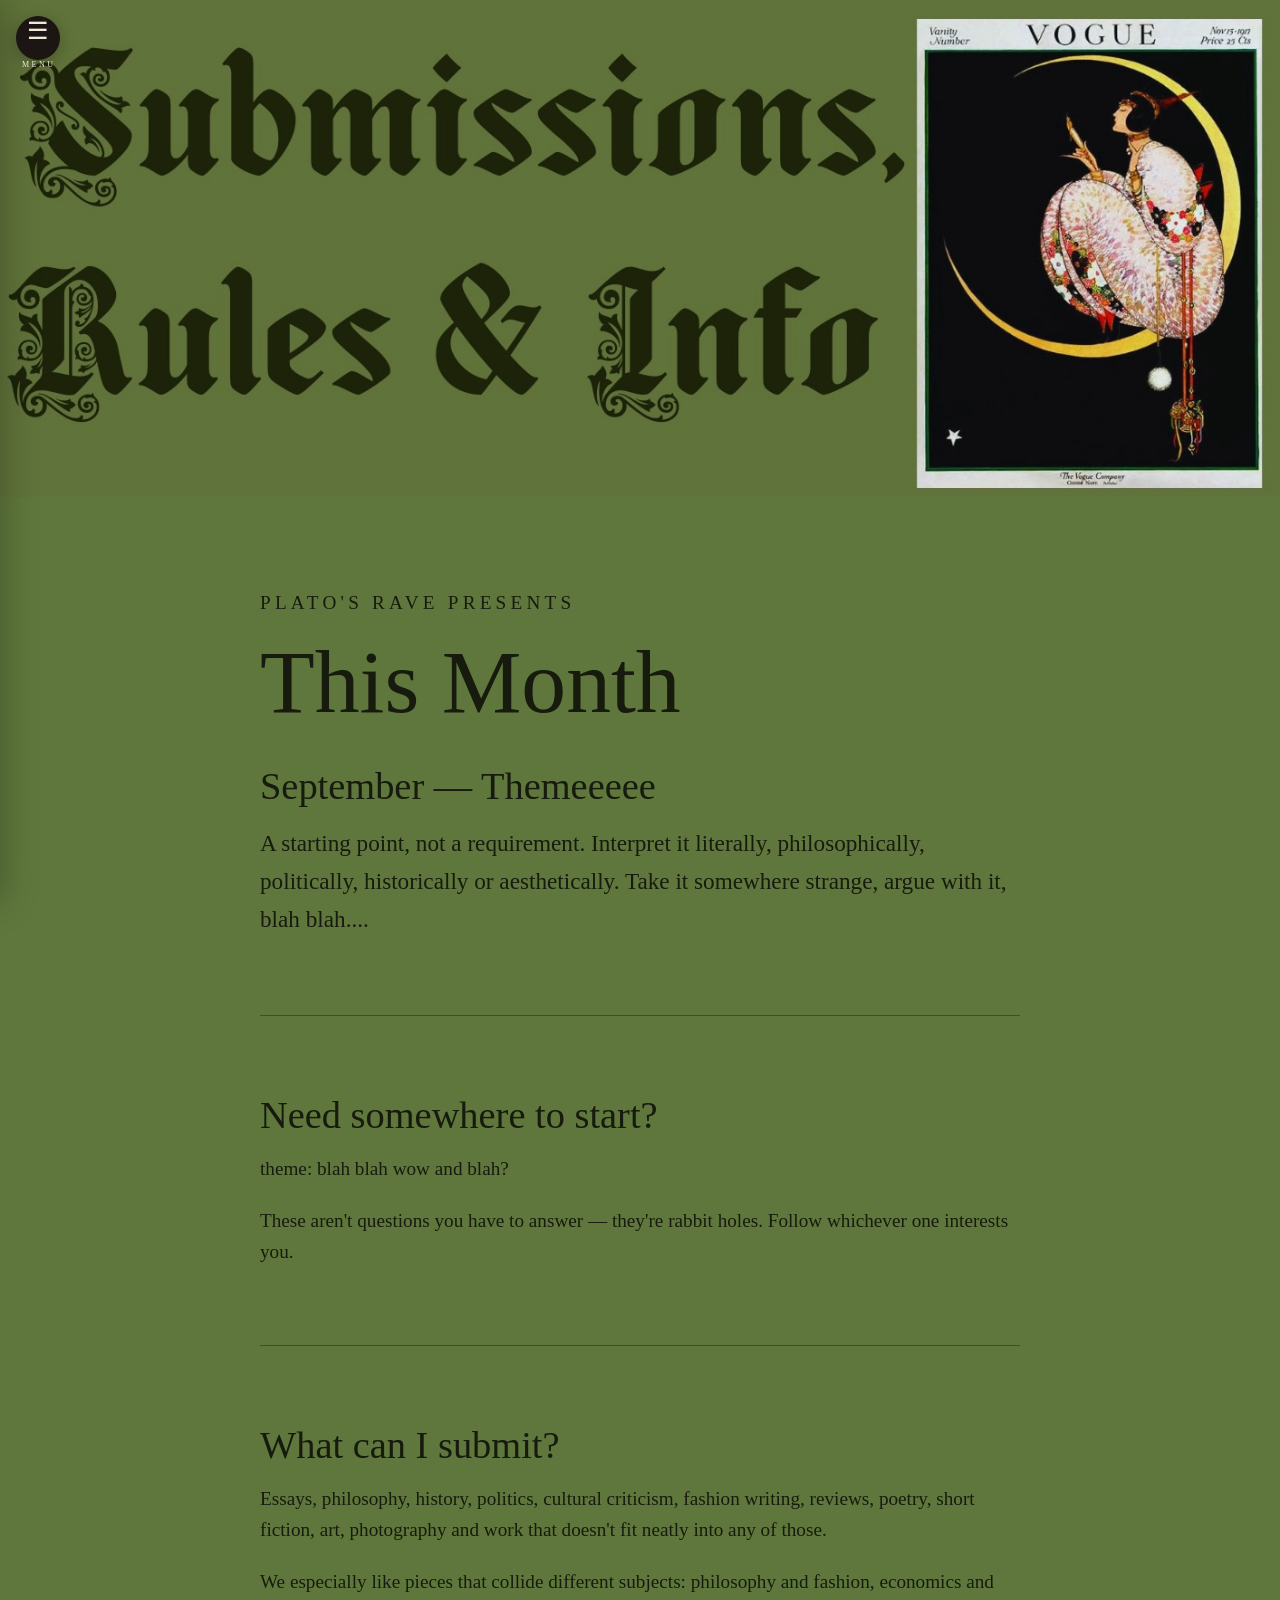
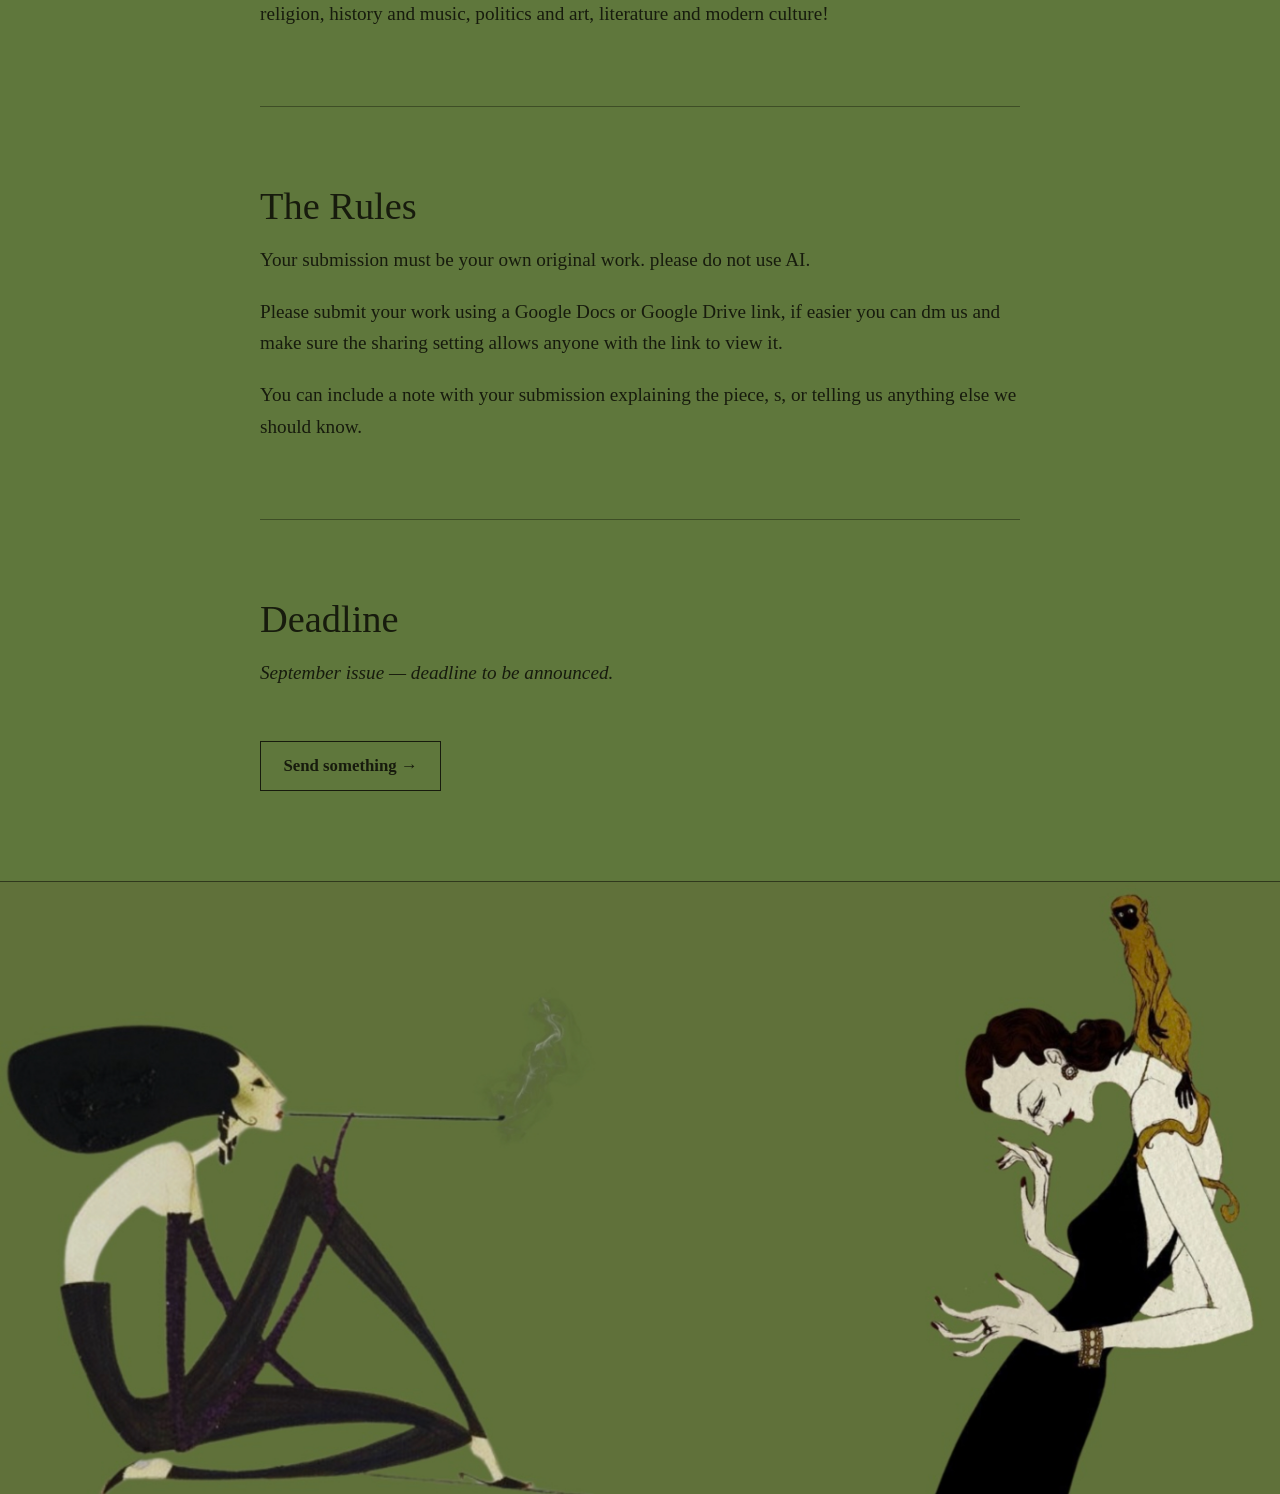
<file: submission-info.html>
<!DOCTYPE html>
<html lang="en">
<head>
  <meta charset="UTF-8">
  <meta name="viewport" content="width=device-width, initial-scale=1.0">

  <title>Submission Info — Plato's Rave</title>

  <link rel="stylesheet" href="sidebar.css">
  <link rel="stylesheet" href="designed-pages.css">
</head>

<body class="has-sidebar">

  <aside class="site-sidebar" aria-label="Main navigation">
    <div class="sidebar-title">PLATO'S <em>RAVE</em></div>
    <div class="sidebar-rule"></div>
    <p class="sidebar-tagline">a humanities and culture magazine</p>

    <nav class="sidebar-nav">
      <a href="index.html">Home</a>
      <a href="about.html">About</a>
      <a href="charities.html">Charities</a>
      <a href="edition.html">Latest Edition</a>
      <a href="archive.html">Archive</a>
      <a href="submission-info.html" class="active">Submission Info</a>
      <a href="submit.html">Submit</a>
    </nav>

    <p class="sidebar-copyright">© 2026 Plato's Rave.</p>
  </aside>

  <div class="site-main">

    <main class="submission-info-page">

      <!-- TOP IMAGE -->
      <img
        class="submission-info-image"
        src="Info-top.png"
        alt="Submissions, Rules and Info"
      >

      <!-- EXPANDABLE MIDDLE -->
      <section class="submission-info-middle">

        <div class="submission-info-inner">

          <p class="submission-kicker">PLATO'S RAVE PRESENTS</p>

          <h1>This Month</h1>

          <h2>September — Themeeeee</h2>

          <p class="submission-intro">
            A starting point, not a requirement. Interpret it literally,
            philosophically, politically, historically or aesthetically.
            Take it somewhere strange, argue with it, blah blah....
          </p>

          <div class="submission-divider"></div>

          <h2>Need somewhere to start?</h2>

          <p>
            theme: blah blah wow and blah?
          </p>

          <p>
            These aren't questions you have to answer — they're rabbit holes.
            Follow whichever one interests you.
          </p>

          <div class="submission-divider"></div>

          <h2>What can I submit?</h2>

          <p>
            Essays, philosophy, history, politics, cultural criticism,
            fashion writing, reviews, poetry, short fiction, art,
            photography and work that doesn't fit neatly into any of those.
          </p>

          <p>
            We especially like pieces that collide different subjects:
            philosophy and fashion, economics and religion, history and
            music, politics and art, literature and modern culture!
          </p>

          <div class="submission-divider"></div>

          <h2>The Rules</h2>

          <p>
            Your submission must be your own original work. please do not use AI.
          </p>

          <p>
            Please submit your work using a Google Docs or Google Drive link, if easier you can dm us
            and make sure the sharing setting allows anyone with the link to
            view it.
          </p>

          <p>
            You can include a note with your submission explaining the piece,
          s, or telling us anything else
            we should know.
          </p>

          <div class="submission-divider"></div>

          <h2>Deadline</h2>

          <p class="submission-deadline">
            September issue — deadline to be announced.
          </p>

          <a class="submission-info-button" href="submit.html">
            Send something →
          </a>

        </div>

      </section>

      <!-- BOTTOM IMAGE -->
      <img
        class="submission-info-image"
        src="Info-bottom.png"
        alt=""
      >

    </main>

  </div>

  <script src="sidebar.js"></script>

</body>
</html>
</file>
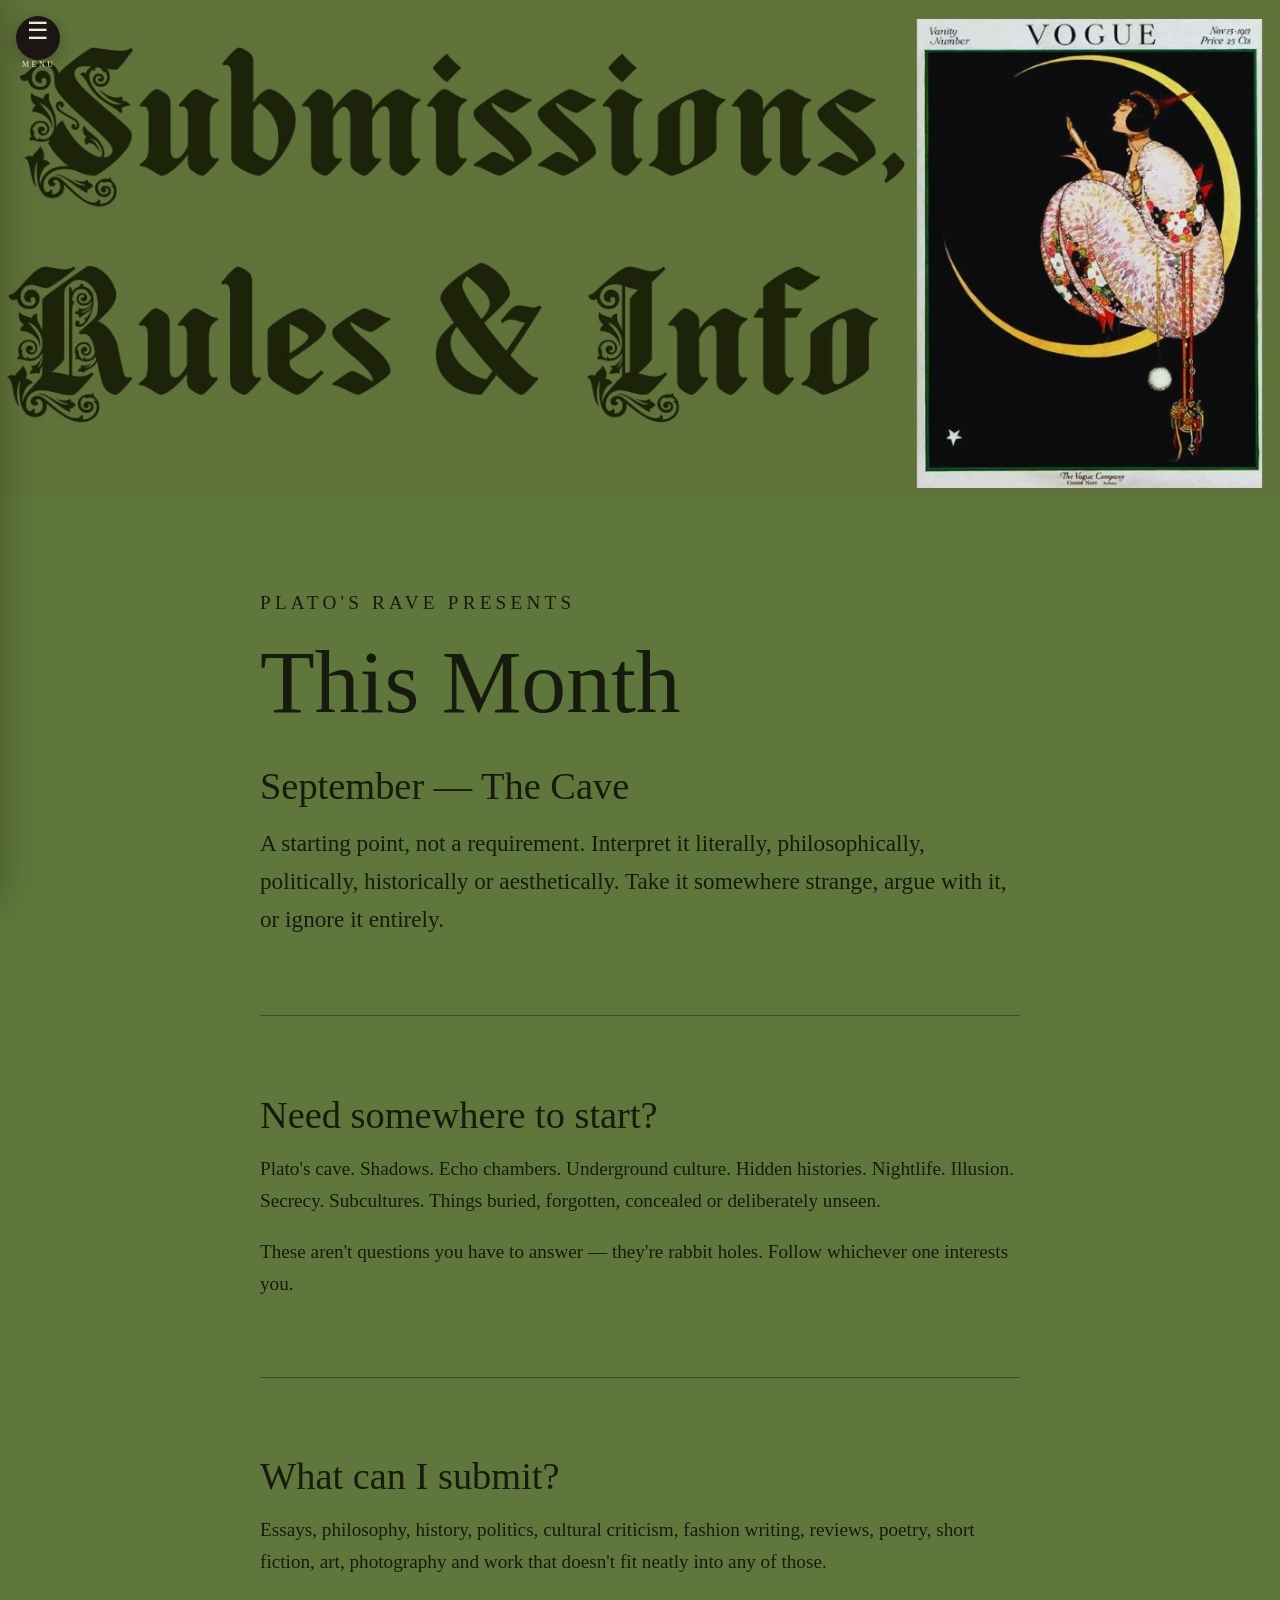
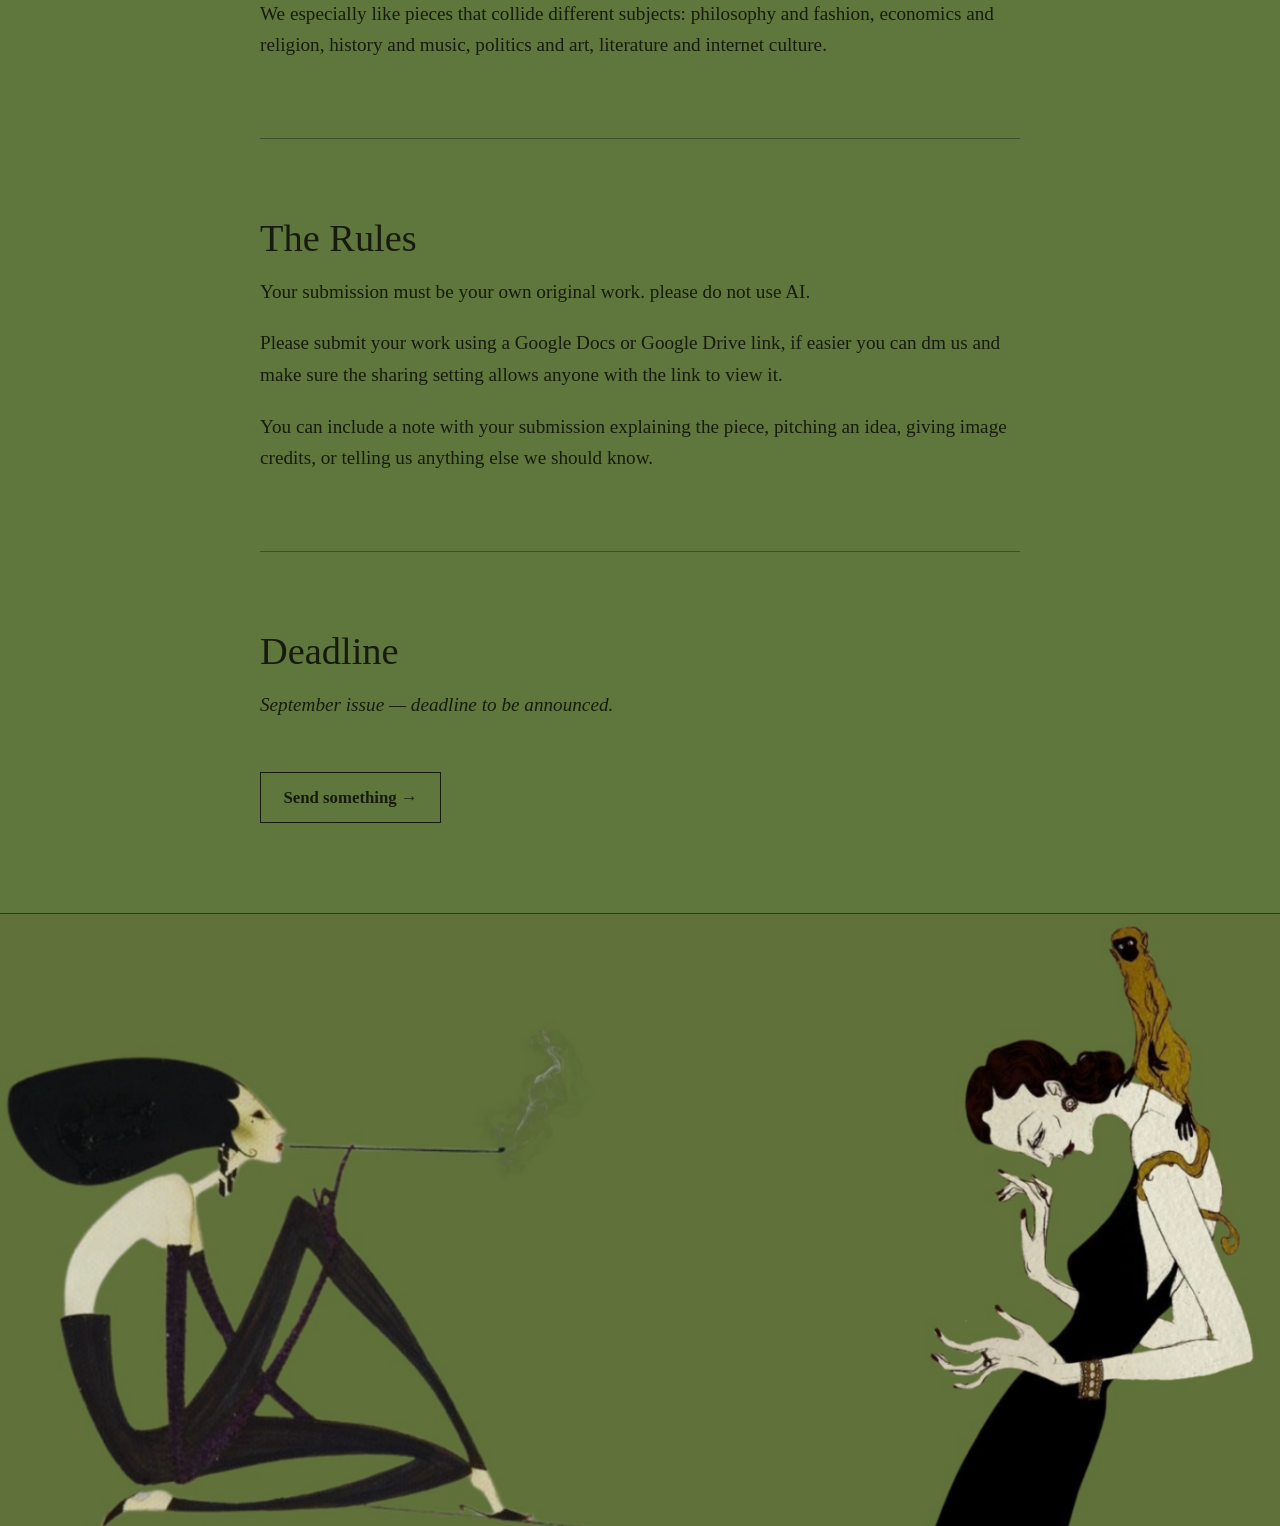
<file: Submission-info.html>
<!DOCTYPE html>
<html lang="en">
<head>
  <meta charset="UTF-8">
  <meta name="viewport" content="width=device-width, initial-scale=1.0">

  <title>Submission Info — Plato's Rave</title>

  <link rel="stylesheet" href="sidebar.css">
  <link rel="stylesheet" href="designed-pages.css">
</head>

<body class="has-sidebar">

  <aside class="site-sidebar" aria-label="Main navigation">
    <div class="sidebar-title">PLATO'S <em>RAVE</em></div>
    <div class="sidebar-rule"></div>
    <p class="sidebar-tagline">a humanities and culture magazine</p>

    <nav class="sidebar-nav">
      <a href="index.html">Home</a>
      <a href="about.html">About</a>
      <a href="charities.html">Charities</a>
      <a href="edition.html">Latest Edition</a>
      <a href="archive.html">Archive</a>
      <a href="submission-info.html" class="active">Submission Info</a>
      <a href="submit.html">Submit</a>
    </nav>

    <p class="sidebar-copyright">© 2026 Plato's Rave.</p>
  </aside>

  <div class="site-main">

    <main class="submission-info-page">

      <!-- TOP IMAGE -->
      <img
        class="submission-info-image"
        src="Info-top.png"
        alt="Submissions, Rules and Info"
      >

      <!-- EXPANDABLE MIDDLE -->
      <section class="submission-info-middle">

        <div class="submission-info-inner">

          <p class="submission-kicker">PLATO'S RAVE PRESENTS</p>

          <h1>This Month</h1>

          <h2>September — The Cave</h2>

          <p class="submission-intro">
            A starting point, not a requirement. Interpret it literally,
            philosophically, politically, historically or aesthetically.
            Take it somewhere strange, argue with it, or ignore it entirely.
          </p>

          <div class="submission-divider"></div>

          <h2>Need somewhere to start?</h2>

          <p>
            Plato's cave. Shadows. Echo chambers. Underground culture.
            Hidden histories. Nightlife. Illusion. Secrecy. Subcultures.
            Things buried, forgotten, concealed or deliberately unseen.
          </p>

          <p>
            These aren't questions you have to answer — they're rabbit holes.
            Follow whichever one interests you.
          </p>

          <div class="submission-divider"></div>

          <h2>What can I submit?</h2>

          <p>
            Essays, philosophy, history, politics, cultural criticism,
            fashion writing, reviews, poetry, short fiction, art,
            photography and work that doesn't fit neatly into any of those.
          </p>

          <p>
            We especially like pieces that collide different subjects:
            philosophy and fashion, economics and religion, history and
            music, politics and art, literature and internet culture.
          </p>

          <div class="submission-divider"></div>

          <h2>The Rules</h2>

          <p>
            Your submission must be your own original work. please do not use AI.
          </p>

          <p>
            Please submit your work using a Google Docs or Google Drive link, if easier you can dm us
            and make sure the sharing setting allows anyone with the link to
            view it.
          </p>

          <p>
            You can include a note with your submission explaining the piece,
            pitching an idea, giving image credits, or telling us anything else
            we should know.
          </p>

          <div class="submission-divider"></div>

          <h2>Deadline</h2>

          <p class="submission-deadline">
            September issue — deadline to be announced.
          </p>

          <a class="submission-info-button" href="submit.html">
            Send something →
          </a>

        </div>

      </section>

      <!-- BOTTOM IMAGE -->
      <img
        class="submission-info-image"
        src="Info-bottom.png"
        alt=""
      >

    </main>

  </div>

  <script src="sidebar.js"></script>

</body>
</html>
</file>
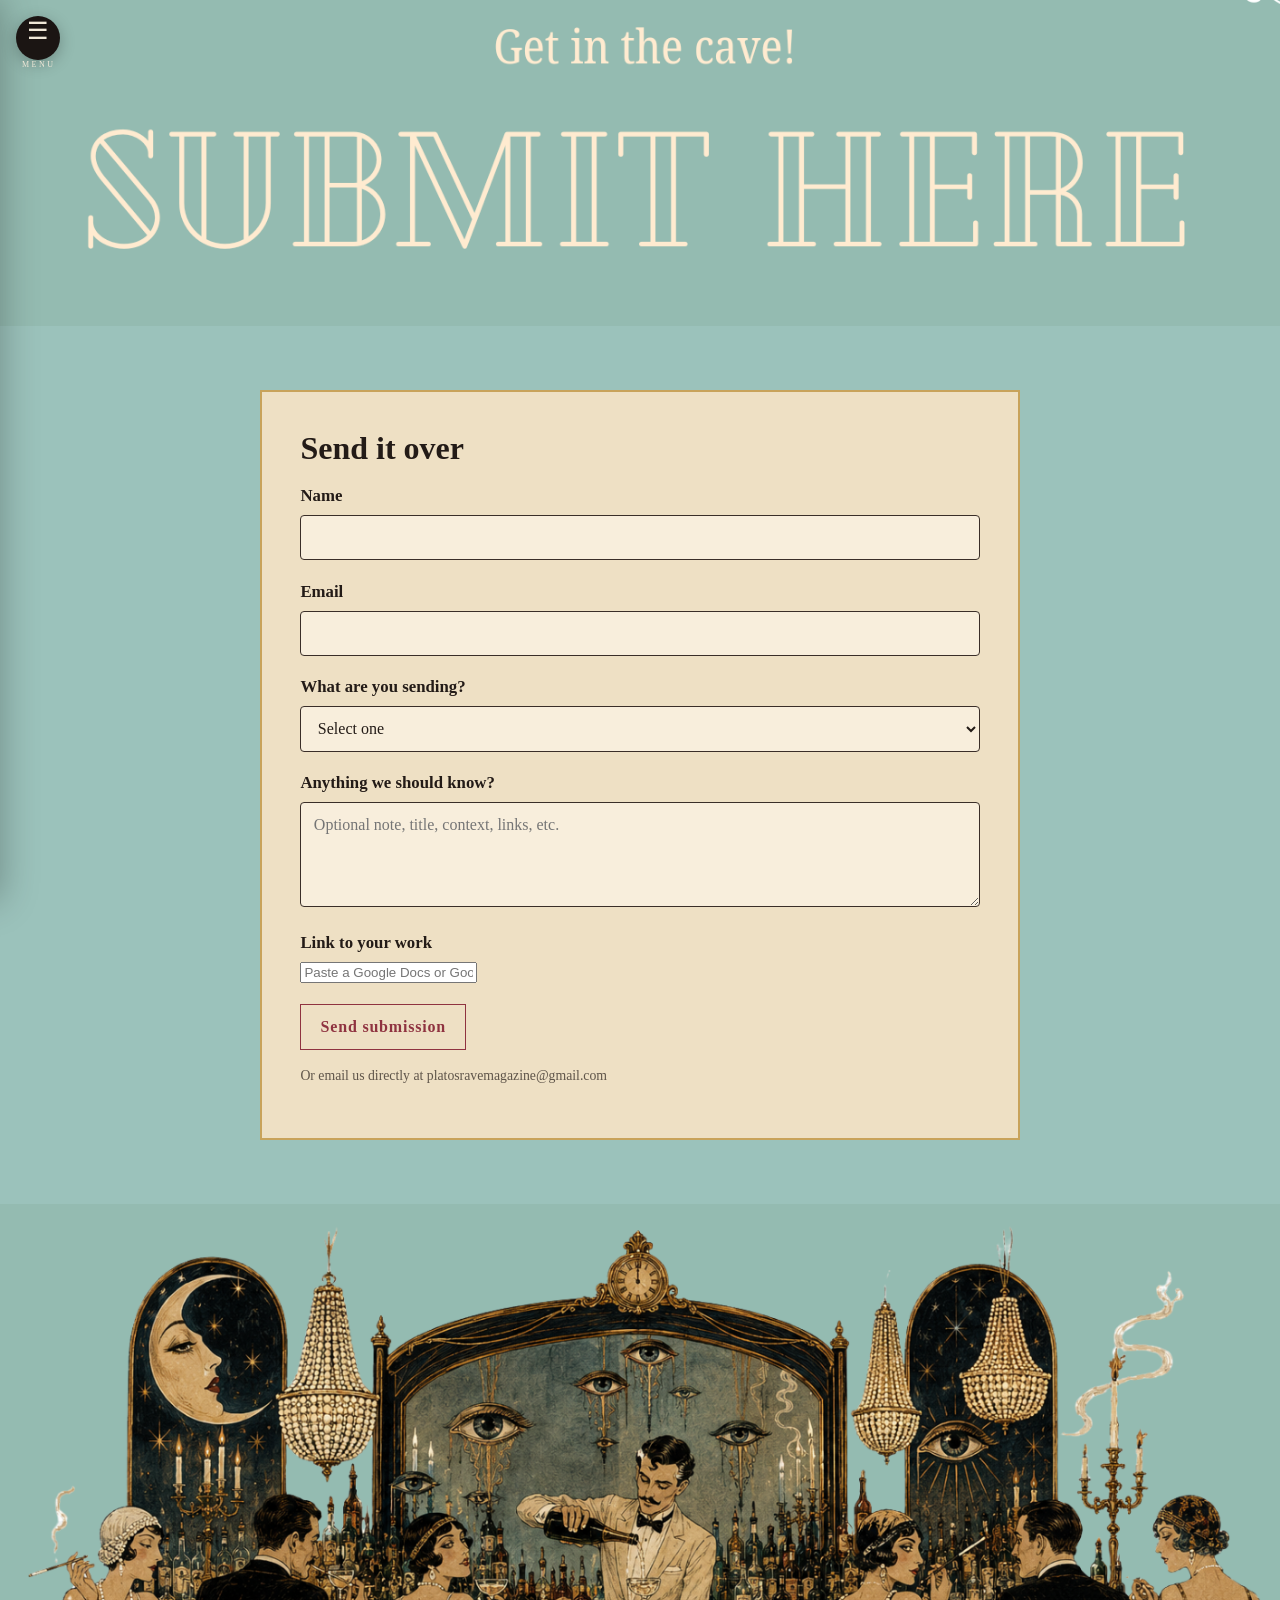
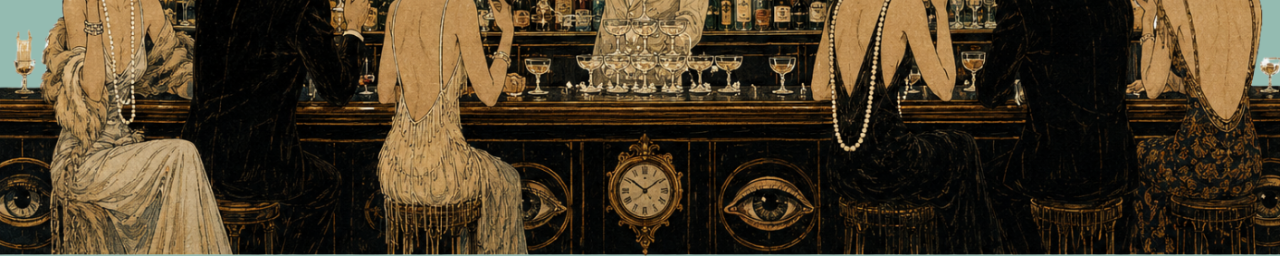
<file: submit.html>
<!doctype html>
<html lang="en"><head>
<meta charset="utf-8"><meta name="viewport" content="width=device-width,initial-scale=1">
<title>Submit — Plato's Rave</title>
<link rel="stylesheet" href="sidebar.css"><link rel="stylesheet" href="designed-pages.css">
</head><body class="has-sidebar">
<aside class="site-sidebar" aria-label="Main navigation">
  <div class="sidebar-title">PLATO'S <em>RAVE</em></div>
  <div class="sidebar-rule"></div>
  <p class="sidebar-tagline">a humanities and culture magazine</p>
  <nav class="sidebar-nav">
    <a href="index.html">Home</a>
    <a href="about.html">About</a>
    <a href="charities.html">Charities</a>
    <a href="edition.html">Latest Edition</a>
    <a href="archive.html">Archive</a>
    <a href="submit.html" class="active">Submit</a>
  </nav>
  <p class="sidebar-copyright">© 2026 Plato's Rave.</p>
</aside>
<div class="site-main">
<main class="design-page" style="--page-bg:#9bc2bb;--page-text:#251916;">
<img class="design-piece" src="submit-top.png" alt="Get in the cave — Submit Here">
<section class="submit-content">
<form class="submit-card" action="https://formspree.io/f/xdenazag" method="POST" enctype="multipart/form-data">
  <h2>Send it over</h2>

  <input type="hidden" name="_subject" value="New Plato's Rave submission">
  <input type="hidden" name="_template" value="table">

  <div class="form-row">
    <label for="submission-name">Name</label>
    <input id="submission-name" type="text" name="name" required autocomplete="name">
  </div>

  <div class="form-row">
    <label for="submission-email">Email</label>
    <input id="submission-email" type="email" name="email" required autocomplete="email">
  </div>

  <div class="form-row">
    <label for="submission-type">What are you sending?</label>
    <select id="submission-type" name="medium" required>
      <option value="" selected disabled>Select one</option>
      <option>Photography</option>
      <option>Art</option>
      <option>Essay</option>
      <option>Poem</option>
      <option>Critical review</option>
      <option>Short fiction</option>
      <option>Illustration / visual essay</option>
      <option>Interview</option>
      <option>Fashion or cultural feature</option>
      <option>Other</option>
    </select>
  </div>

  <div class="form-row">
    <label for="submission-note">Anything we should know?</label>
    <textarea id="submission-note" name="message" placeholder="Optional note, title, context, links, etc."></textarea>
  </div>

  <div class="form-row">
<label>Link to your work</label>
<div class="form-row">
  <input
    id="attachment"
    type="url"
    name="submission_link"
    placeholder="Paste a Google Docs or Google Drive link here"
    required
  >
</div>
    </div>

  <button class="submit-button" type="submit">Send submission</button>
  <p class="submit-note"> Or email us directly at platosravemagazine@gmail.com </p>
</form>
</section>
<img class="design-piece" src="submit-bottom.png" alt="">
</main></div>
<script src="sidebar.js?v=2"></script>
</body></html>
</file>
<file: style.css>
:root {
  --poster-ratio: 1414 / 2000;
  --bg: #4b0004;
}

* { box-sizing: border-box; }
html, body { margin: 0; min-height: 100%; background: var(--bg); }
body {
  min-height: 100svh;
  display: grid;
  place-items: start center;
  overflow-x: hidden;
  font-family: Georgia, "Times New Roman", serif;
}
button, a { -webkit-tap-highlight-color: transparent; }

.poster-shell {
  width: 100%;
  display: flex;
  justify-content: center;
  background: var(--bg);
}
.poster {
  position: relative;
  width: min(100vw, 1414px);
  aspect-ratio: var(--poster-ratio);
  overflow: hidden;
  isolation: isolate;
  background: var(--bg);
  touch-action: manipulation;
}
.poster-base,
.scene-frame {
  position: absolute;
  inset: 0;
  width: 100%;
  height: 100%;
  object-fit: contain;
  user-select: none;
  -webkit-user-drag: none;
}
.poster-base { z-index: 1; }

/*
  This is deliberately a LARGE window: it includes the entire Sisyphus,
  boulder, cave and ground. It excludes the title/description/hint/bottom frieze,
  so those stay perfectly still from frame 1.
*/
.scene-window {
  position: absolute;
  z-index: 2;
  left: 0;
  right: 0;
  top: 31.5%;
  height: 39.5%;
  overflow: hidden;
  pointer-events: none;
}
.scene-frame {
  top: -79.75%;
  height: 253.2%;
  opacity: 0;
  transform: translate3d(0,0,0) scale(1.001);
  transform-origin: 50% 58%;
  will-change: opacity, transform, filter;
}

/* The rave is an atmospheric layer, clipped to the dark inner opening. */
.rave {
  position: absolute;
  z-index: 3;
  left: 17%;
  top: 13%;
  width: 68%;
  height: 62%;
  overflow: hidden;
  opacity: 0;
  clip-path: polygon(18% 20%, 31% 9%, 54% 5%, 75% 12%, 90% 29%, 91% 64%, 76% 82%, 55% 92%, 31% 85%, 12% 66%, 10% 39%);
  filter: saturate(.9) contrast(.95);
  mix-blend-mode: screen;
  pointer-events: none;
}
.rave > * { position: absolute; }
.rave-darken { inset: 0; background: rgba(0,0,0,.18); }
.amber-depth {
  left: 33%; top: 36%; width: 36%; height: 42%;
  border-radius: 50%;
  background: radial-gradient(ellipse, rgba(232,173,86,.55) 0%, rgba(155,90,36,.23) 34%, transparent 72%);
  filter: blur(16px);
  opacity: 99;
  animation: amberFlicker 3.4s ease-in-out infinite;
}
.colour-wash {
  inset: 8% 10% 13%;
  filter: blur(28px);
  opacity: .69; 
  mix-blend-mode: screen;
}
.wash-a {
  background: radial-gradient(circle at 35% 54%, rgba(116,73,173,.58), transparent 32%),
              radial-gradient(circle at 65% 52%, rgba(63,111,154,.52), transparent 31%);
  animation: washA 6.5s ease-in-out infinite alternate;
}
.wash-b {
  background: radial-gradient(circle at 50% 64%, rgba(132,42,55,.45), transparent 30%);
  animation: washB 7.5s ease-in-out infinite alternate;
}
.haze {
  left: 6%; width: 88%; height: 24%;
  border-radius: 50%;
  background: radial-gradient(ellipse, rgba(225,220,205,.21), rgba(225,220,205,.08) 45%, transparent 74%);
  filter: blur(12px);
  opacity: .50;
}
.haze-a { bottom: 17%; animation: driftA 8s ease-in-out infinite alternate; }
.haze-b { bottom: 31%; opacity: .30; animation: driftB 11s ease-in-out infinite alternate; }

.laser {
  left: 49%;
  top: 49%;
  width: 46%;
  height: 1px;
  transform-origin: 0 50%;
  opacity: .99;
  filter: blur(.35px) drop-shadow(0 0 2px currentColor);
  background: currentColor;
}
.laser::after {
  content: "";
  position: absolute;
  inset: -3px 0;
  background: linear-gradient(90deg, currentColor, transparent);
  opacity: .95;
  filter: blur(4px);
}
.laser-1 { color: rgba(147,117,205,.75); transform: rotate(-18deg); animation: laser1 5.7s ease-in-out infinite alternate; }
.laser-2 { color: rgba(87,138,166,.75); transform: rotate(17deg); animation: laser2 6.1s ease-in-out infinite alternate; }
.laser-3 { color: rgba(201,88,96,.65); transform: rotate(4deg); animation: laser3 7.2s ease-in-out infinite alternate; }
.strobe {
  inset: 0;
  background: rgba(255,255,255,.45);
  opacity: 15;
  animation: strobe 7.8s linear infinite;
}

/* Ground-hugging dust used only while the boulder moves. */
.dust {
  position: absolute;
  z-index: 5;
  left: 14%;
  bottom: 7%;
  width: 72%;
  height: 25%;
  opacity: 0;
  overflow: hidden;
  pointer-events: none;
}
.dust i {
  position: absolute;
  bottom: 0;
  width: 9%;
  aspect-ratio: 1.8 / 1;
  border-radius: 50%;
  background: radial-gradient(ellipse, rgba(201,178,143,.34), rgba(177,153,119,.14) 44%, transparent 72%);
  filter: blur(5px);
  opacity: 0;
}
.dust i:nth-child(1){left:8%;--dx:-9px;--dy:-20px;--d:.0s}
.dust i:nth-child(2){left:18%;--dx:-4px;--dy:-27px;--d:.05s}
.dust i:nth-child(3){left:29%;--dx:3px;--dy:-18px;--d:.08s}
.dust i:nth-child(4){left:41%;--dx:9px;--dy:-32px;--d:.12s}
.dust i:nth-child(5){left:52%;--dx:13px;--dy:-21px;--d:.18s}
.dust i:nth-child(6){left:61%;--dx:18px;--dy:-28px;--d:.21s}
.dust i:nth-child(7){left:70%;--dx:22px;--dy:-19px;--d:.25s}
.dust i:nth-child(8){left:78%;--dx:26px;--dy:-31px;--d:.28s}
.dust i:nth-child(9){left:86%;--dx:32px;--dy:-22px;--d:.31s}
.dust.active { opacity: 1; }
.dust.active i { animation: dustPuff .72s cubic-bezier(.18,.7,.22,1) var(--d) both; }

/* Tap zone: invisible, only over the boulder/Sisyphus area. */
.push-zone {
  position: absolute;
  z-index: 10;
  left: 17%;
  top: 37%;
  width: 70%;
  height: 29%;
  padding: 0;
  border: 0;
  border-radius: 45%;
  background: transparent;
  cursor: pointer;
}
.push-zone:focus-visible { outline: 2px dashed rgba(255,239,205,.8); outline-offset: 4px; }
.poster.running .push-zone,
.poster.open .push-zone { pointer-events: none; }

/* Temporary navigation: restrained, tiny, and deep in the cave. */
.cave-nav {
  position: absolute;
  z-index: 6;
  inset: 0;
  opacity: 0;
  pointer-events: none;
}
.cave-nav a {
  position: absolute;
  left: var(--x); top: var(--y);
  transform: translate(-50%, 8px);
  color: rgba(255,239,205,.86);
  font-size: clamp(8px, .82vw, 13px);
  letter-spacing: .09em;
  text-transform: uppercase;
  text-decoration: none;
  text-shadow: 0 1px 4px #000, 0 0 8px rgba(0,0,0,.8);
  opacity: 0;
  transition: transform .25s ease, opacity .35s ease, color .2s ease;
  white-space: nowrap;
}
.cave-nav a::after {
  content: "";
  position: absolute;
  left: 50%; bottom: -4px;
  width: 0; height: 1px;
  background: currentColor;
  transform: translateX(-50%);
  transition: width .2s ease;
}
.cave-nav a:hover,
.cave-nav a:focus-visible { color: #fff4dc; transform: translate(-50%, 4px); outline: none; }
.cave-nav a:hover::after,
.cave-nav a:focus-visible::after { width: 100%; }
.poster.open .cave-nav { opacity: 1; pointer-events: auto; }
.poster.open .cave-nav a { opacity: 1; transform: translate(-50%, 0); }
.poster.open .cave-nav a:nth-child(1) { transition-delay: 2.25s; }
.poster.open .cave-nav a:nth-child(2) { transition-delay: 2.55s; }
.poster.open .cave-nav a:nth-child(3) { transition-delay: 2.85s; }
.poster.open .cave-nav a:nth-child(4) { transition-delay: 3.15s; }

/* Animation states */
.poster.preload .scene-frame { visibility: hidden; }
.poster.running { animation: microShake .22s ease-out 1; }
.poster.running #scene2,
.poster.running #scene3,
.poster.running #scene4 { visibility: visible; }

.scene-frame.is-visible { opacity: 1; }
.scene-frame.entering {
  animation: frameEnter .26s cubic-bezier(.2,.72,.25,1) both;
}
.scene-frame.leaving {
  animation: frameLeave .24s cubic-bezier(.3,.0,.45,1) both;
}
.poster.open #scene4 { opacity: 1; }
.poster.open .rave { animation: raveWake 2.1s ease-out .38s forwards; }

@keyframes frameEnter {
  0% { opacity: 0; transform: translate3d(-7px, 1px, 0) scale(1.004); filter: blur(1.3px); }
  55% { opacity: .82; filter: blur(.35px); }
  100% { opacity: 1; transform: translate3d(0,0,0) scale(1.001); filter: blur(0); }
}
@keyframes frameLeave {
  0% { opacity: 1; transform: translate3d(0,0,0) scale(1.001); filter: blur(0); }
  100% { opacity: 0; transform: translate3d(8px, -1px, 0) scale(.998); filter: blur(1.15px); }
}
@keyframes microShake {
  0%,100% { transform: translate3d(0,0,0); }
  22% { transform: translate3d(-1px, 0, 0); }
  48% { transform: translate3d(1.5px, .5px, 0); }
  72% { transform: translate3d(-.7px, -.5px, 0); }
}
@keyframes dustPuff {
  0% { opacity: 0; transform: translate3d(0,0,0) scale(.65); }
  18% { opacity: .55; }
  100% { opacity: 0; transform: translate3d(var(--dx), var(--dy),0) scale(1.8); }
}
@keyframes raveWake {
  0% { opacity: 0; filter: saturate(.8) brightness(.65); }
  18% { opacity: .55; }
  100% { opacity: 1; filter: saturate(1.5) brightness(1.15); }
}
@keyframes amberFlicker { 0%,100%{opacity:.55;transform:scale(.96)} 45%{opacity:1;transform:scale(1.08)} 63%{opacity:.78} }
@keyframes washA { from{transform:translate3d(-2%,0,0) scale(.96)} to{transform:translate3d(2%,1%,0) scale(1.04)} }
@keyframes washB { from{transform:translate3d(1%,-1%,0) scale(1.02)} to{transform:translate3d(-2%,2%,0) scale(.96)} }
@keyframes driftA { from{transform:translate3d(-3%,0,0) scale(.95)} to{transform:translate3d(4%,-6%,0) scale(1.08)} }
@keyframes driftB { from{transform:translate3d(4%,2%,0) scale(1.03)} to{transform:translate3d(-4%,-4%,0) scale(.96)} }
@keyframes laser1 { from{transform:rotate(-20deg);opacity:.8} to{transform:rotate(-8deg);opacity:1} }
@keyframes laser2 { from{transform:rotate(20deg);opacity:.56} to{transform:rotate(8deg);opacity:1} }
@keyframes laser3 { from{transform:rotate(1deg);opacity:.8} to{transform:rotate(9deg);opacity:1} }
@keyframes strobe {
  0%, 66%, 68%, 92%, 94%, 100% { opacity: 0; }
  67% { opacity: .80; }
  93% { opacity: .6; }
}

@media (prefers-reduced-motion: reduce) {
  *, *::before, *::after { animation-duration: .001ms !important; animation-iteration-count: 1 !important; scroll-behavior: auto !important; }
}
</file>
<file: sidebar.css>
:root {
  --sidebar-width: clamp(100px, 6.2vw, 120px);
  --sidebar-bg: #1b1513;
  --sidebar-text: #eee5d5;
  --sidebar-muted: #9f9384;
  --sidebar-gold: #c8a35b;
}

* { box-sizing: border-box; }

html, body { margin: 0; width: 100%; }

body.has-sidebar { min-height: 100vh; }

.site-sidebar {
  position: fixed;
  z-index: 5000;
  inset: 0 auto 0 0;
  width: var(--sidebar-width);
  height: 100dvh;
  overflow-y: auto;
  background: var(--sidebar-bg);
  color: var(--sidebar-text);
  padding: clamp(34px, 5vw, 62px) 4px;
  font-family: Georgia, "Times New Roman", serif;
  display: flex;
  flex-direction: column;
}

.sidebar-title {
  margin: 0;
  color: var(--sidebar-text);
  font-size: clamp(.45rem, 1.5vw, 1.7rem);
  line-height: .95;
  letter-spacing: .015em;
  font-weight: 700;
}
.sidebar-title em { color: var(--sidebar-gold); font-weight: 500; }
.sidebar-rule { height: 1px; width: 100%; margin: 20px 0 25px; background: var(--sidebar-gold); }
.sidebar-tagline {
  margin: 0 0 clamp(36px, 6vh, 70px);
  color: var(--sidebar-muted);
  font-size: clamp(.8rem, .5vw, .6rem);
  line-height: 1.3;
  font-style: italic;
}
.sidebar-nav { display: flex; flex-direction: column; }
.sidebar-nav a {
  display: block;
  color: var(--sidebar-text);
  text-decoration: none;
  font-size: clamp(.7rem, .95vw, .95rem);
  line-height: 1.15;
  padding: 15px 4px 17px;
  transition: color .18s ease, transform .18s ease;
}
.sidebar-nav a:hover, .sidebar-nav a:focus-visible {
  color: var(--sidebar-gold);
  transform: translateX(3px);
  outline: none;
}
.sidebar-nav a.active {
  color: var(--sidebar-gold);
  font-style: italic;
  border-bottom: 1px solid rgba(200,163,91,.8);
}
.sidebar-copyright { margin: auto 0 0; padding-top: 42px; color: #776d63; font-size: .82rem; }

.site-main {
  margin-left: var(--sidebar-width);
  width: calc(100% - var(--sidebar-width));
  min-height: 100vh;
}

@media (max-width: 700px) {
  :root { --sidebar-width: 155px; }
  .site-sidebar { padding: 24px 15px; }
  .sidebar-title { font-size: 1.5rem; }
  .sidebar-rule { margin: 14px 0 17px; }
  .sidebar-tagline { font-size: .86rem; margin-bottom: 28px; }
  .sidebar-nav a { font-size: .98rem; padding: 11px 2px 13px; }
  .sidebar-copyright { font-size: .68rem; padding-top: 24px; }
}
</file>
<file: designed-pages.css>
:root {
  --cream: #fff0d5;
  --ink: #201713;
}

.design-page {
  min-height: 100vh;
  width: 100%;
  background: var(--page-bg);
  color: var(--page-text, #111);
  overflow-x: hidden;
  font-family: Georgia, "Times New Roman", serif;
}

.design-piece {
  display: block;
  width: 100%;
  height: auto;
  margin: 0;
}

/* Expandable middle: the lower artwork is normal document flow,
   so every new paragraph/card/link pushes it farther down automatically. */
.expandable-content {
  width: min(82%, 980px);
  margin: 0 auto;
  min-height: clamp(430px, 40vw, 760px);
  padding: clamp(2.5rem, 6vw, 6.5rem) 0;
}

.expandable-content > :first-child { margin-top: 0; }
.expandable-content > :last-child { margin-bottom: 0; }

.expandable-content h2 {
  font-size: clamp(2rem, 4vw, 4rem);
  font-weight: 500;
  line-height: 1.05;
  margin: 0 0 1.6rem;
}

.expandable-content h3 {
  font-size: clamp(1.35rem, 2.4vw, 2.2rem);
  margin: 2.2rem 0 .8rem;
}

.expandable-content p,
.expandable-content li,
.expandable-content blockquote {
  font-size: clamp(1rem, 1.45vw, 1.25rem);
  line-height: 1.72;
}

.expandable-content img {
  max-width: 100%;
  height: auto;
}

/* Optional linked cards for Archive / Charities / About.
   Wrap anything you add in <a class="content-link" href="page.html">...</a>. */
.content-link {
  display: block;
  color: inherit;
  text-decoration: none;
  border: 1px solid currentColor;
  padding: 1.4rem;
  margin: 1rem 0;
  transition: transform .18s ease, opacity .18s ease;
}
.content-link:hover,
.content-link:focus-visible {
  transform: translateY(-2px);
  opacity: .78;
  outline: none;
}

/* MONTHLY EDITION */
.issue-editor {
  width: min(86%, 1040px);
  margin: 0 auto;
  padding: clamp(2rem, 5vw, 5rem) 0 clamp(3rem, 6vw, 6rem);
}
.issue-card {
  background: #fff0d5;
  color: #16110d;
  padding: clamp(1.4rem, 3vw, 2.7rem);
  min-height: 330px;
  box-shadow: 0 22px 24px rgba(0,0,0,.12);
  display: grid;
  grid-template-columns: minmax(150px, 220px) 1fr;
  gap: clamp(1.2rem, 4vw, 3.4rem);
  align-items: start;
}
.issue-meta input,
.issue-title input {
  width: 100%;
  border: 0;
  border-bottom: 1px solid transparent;
  background: transparent;
  color: inherit;
  font: inherit;
  padding: .15rem 0;
}
.issue-meta input:focus,
.issue-title input:focus {
  outline: none;
  border-bottom-color: currentColor;
}
.issue-meta input { font-size: clamp(1rem, 1.6vw, 1.35rem); }
.issue-title input {
  font-size: clamp(1.7rem, 3.2vw, 3.5rem);
  text-align: center;
}
.read-issue {
  display: table;
  margin: clamp(2rem, 4vw, 3.5rem) auto 0;
  border: 3px solid #e33a30;
  padding: 1rem 1.3rem;
  color: #16110d;
  text-decoration: none;
  font-size: clamp(1.5rem, 3vw, 3rem);
  line-height: 1.05;
}
.read-issue .arrow {
  display: block;
  text-align: center;
  color: #e33a30;
  font-size: 2.5rem;
  line-height: .8;
  margin-top: .4rem;
}

/* SUBMIT */
.submit-content {
  width: min(82%, 760px);
  margin: 0 auto;
  padding: clamp(2rem, 5vw, 5rem) 0 clamp(3rem, 5vw, 5rem);
}
.submit-card {
  background: #eee0c4;
  color: #231b17;
  border: 2px solid #c8a35b;
  padding: clamp(1.4rem, 3vw, 2.5rem);
}
.submit-card h2 { margin: 0 0 1.2rem; font-size: clamp(1.5rem, 2.5vw, 2.15rem); }
.form-row { margin-bottom: 1.35rem; }
.form-row label { display:block; font-weight:700; margin-bottom:.55rem; font-size:1.05rem; }
.form-row input[type="text"],
.form-row input[type="email"],
.form-row select,
.form-row textarea {
  width:100%;
  border:1px solid #3a2e28;
  border-radius:4px;
  background:#f8eedc;
  color:#231b17;
  padding:.78rem;
  font:inherit;
}
.form-row textarea { min-height: 105px; resize: vertical; }

.drop-zone {
  position: relative;
  border: 2px dashed #8a7361;
  background: #f8eedc;
  min-height: 180px;
  display: grid;
  place-items: center;
  text-align: center;
  padding: 1.5rem;
  cursor: pointer;
  transition: background .16s ease, border-color .16s ease;
}
.drop-zone.dragging {
  background: #fff7e9;
  border-color: #8f3340;
}
.drop-zone input[type="file"] {
  position:absolute;
  inset:0;
  width:100%;
  height:100%;
  opacity:0;
  cursor:pointer;
}
.file-status { margin-top:.7rem; font-size:.92rem; opacity:.75; }
.submit-button {
  border: 1px solid #8f3340;
  background: transparent;
  color:#8f3340;
  padding:.8rem 1.2rem;
  font: 700 1rem Georgia, "Times New Roman", serif;
  letter-spacing:.05em;
  cursor:pointer;
}
.submit-note { margin-top:1rem; font-size:.86rem; line-height:1.45; opacity:.7; }

/* Blank issue page */
.blank-issue {
  min-height:100vh;
  background:#f6f0e5;
  color:#1b1513;
  padding:clamp(2rem,6vw,6rem);
  font-family:Georgia,"Times New Roman",serif;
}
.blank-issue h1 { font-size:clamp(2.5rem,7vw,6rem); font-weight:500; margin:0 0 1rem; }
.blank-issue p { font-size:1.1rem; opacity:.55; }

@media (max-width:700px) {
  .expandable-content, .submit-content { width: 88%; }
  .issue-card { grid-template-columns: 1fr; }
  .issue-title input { text-align:left; }
}


input[type="hidden"] {
  display: none !important;
}

/* SUBMISSION INFO PAGE */

.submission-info-page {
  width: 100%;
  margin: 0;
  padding: 0;
  background: #5f773c;
  color: #171b0d;
}

.submission-info-image {
  display: block;
  width: 100%;
  height: auto;
  margin: 0;
}

.submission-info-middle {
  width: 100%;
  background: #5f773c;
  padding: clamp(3rem, 7vw, 7rem) 0;
}

.submission-info-inner {
  width: min(760px, 78%);
  margin: 0 auto;
}

.submission-kicker {
  font-size: 0.78rem;
  letter-spacing: 0.22em;
  text-transform: uppercase;
  margin-bottom: 2.5rem;
}

.submission-info-inner h1 {
  font-family: Georgia, "Times New Roman", serif;
  font-size: clamp(3rem, 7vw, 6.5rem);
  font-weight: 500;
  line-height: 0.95;
  margin: 0 0 2.5rem;
}

.submission-info-inner h2 {
  font-family: Georgia, "Times New Roman", serif;
  font-size: clamp(1.7rem, 3vw, 2.5rem);
  font-weight: 500;
  margin: 0 0 1rem;
}

.submission-info-inner p {
  font-family: Georgia, "Times New Roman", serif;
  font-size: clamp(1rem, 1.5vw, 1.2rem);
  line-height: 1.65;
  margin: 0 0 1.25rem;
}

.submission-intro {
  font-size: clamp(1.15rem, 2vw, 1.45rem) !important;
}

.submission-divider {
  width: 100%;
  height: 1px;
  background: currentColor;
  opacity: 0.45;
  margin: clamp(2.5rem, 6vw, 5rem) 0;
}

.submission-deadline {
  font-style: italic;
}

.submission-info-button {
  display: inline-block;
  margin-top: 2rem;
  padding: 0.9rem 1.4rem;
  border: 1px solid currentColor;

  color: inherit;
  text-decoration: none;

  font-family: Georgia, "Times New Roman", serif;
  font-weight: 700;
  font-size: 1.05rem;

  transition: transform 0.15s ease, background 0.15s ease;
}

.submission-info-button:hover {
  transform: translateY(-2px);
  background: rgba(255,255,255,0.12);
}

@media (max-width: 700px) {
  .submission-info-inner {
    width: 84%;
  }

  .submission-info-middle {
    padding: 3rem 0 4rem;
  }
}
</file>
<file: section-pages.css>
* { box-sizing: border-box; }
html, body { margin: 0; padding: 0; width: 100%; }
.poster-page { min-height: 100vh; width: 100%; background: var(--page-bg); overflow-x: hidden; }
.poster-piece { display: block; width: 100%; height: auto; margin: 0; }
.article-content {
  width: min(78%, 980px);
  margin: 0 auto;
  padding: clamp(2.5rem, 7vw, 7rem) 0;
  min-height: clamp(420px, 38vw, 760px);
  font-family: Georgia, "Times New Roman", serif;
}
.article-content > :first-child { margin-top: 0; }
.article-content > :last-child { margin-bottom: 0; }
.article-content h2 { font-size: clamp(2rem,4vw,4rem); font-weight: 500; }
.article-content p, .article-content li, .article-content blockquote {
  font-size: clamp(1rem,1.45vw,1.25rem);
  line-height: 1.72;
}
.article-content img { max-width: 100%; height: auto; }
.placeholder-note { opacity: .45; font-style: italic; }

@media (max-width:700px) {
  .article-content { width: 86%; min-height: 340px; padding: 2.5rem 0 3.5rem; }
}
</file>
